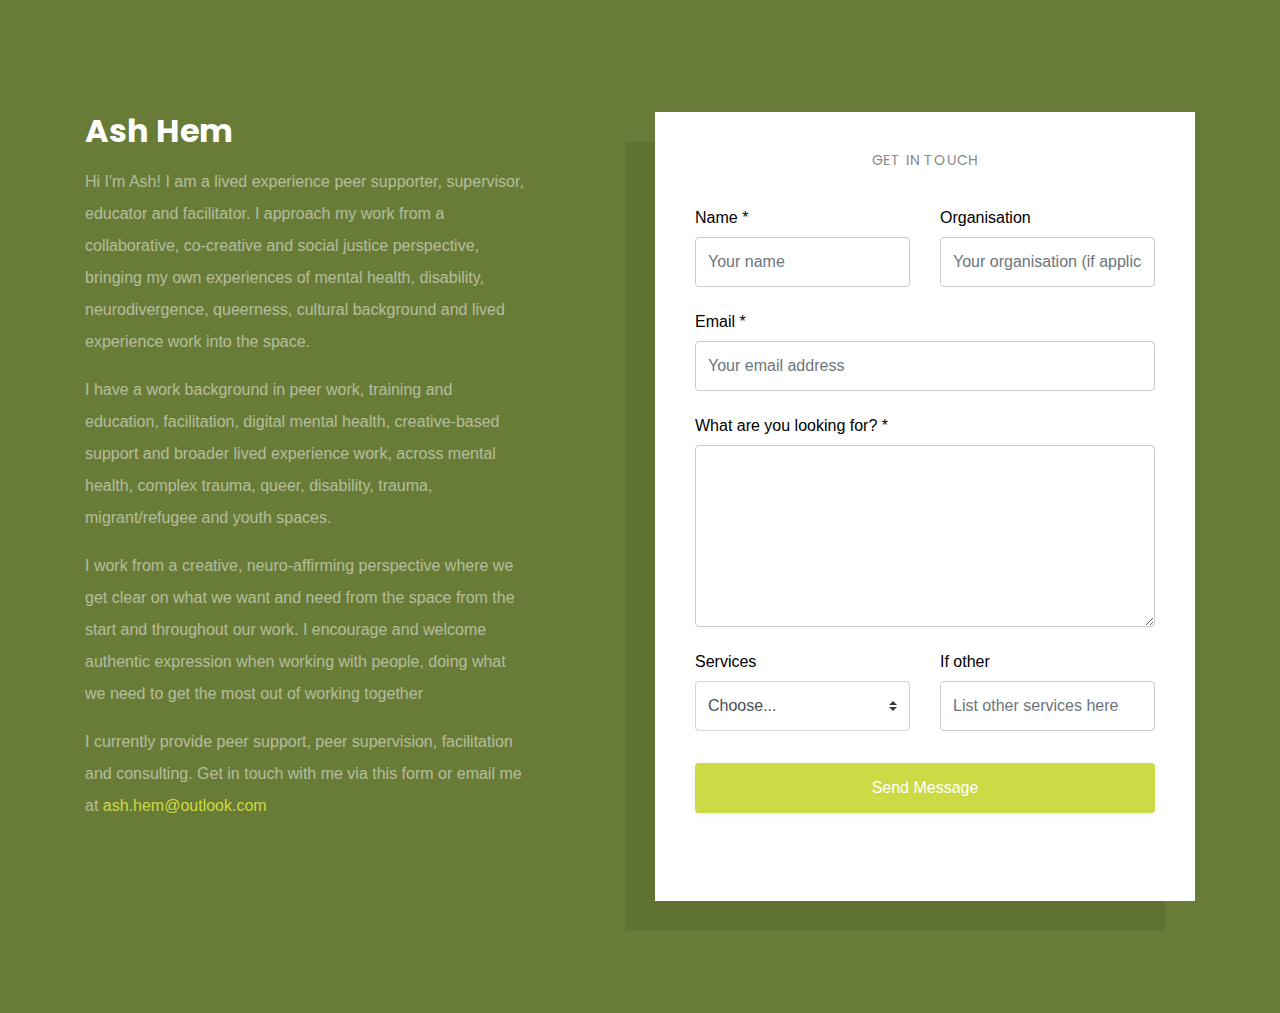
<file: index.html>
<!doctype html>
<html lang="en">
  <head>
    <!-- Required meta tags -->
    <meta charset="utf-8">
    <meta name="viewport" content="width=device-width, initial-scale=1, shrink-to-fit=no">
    <link href="https://fonts.googleapis.com/css?family=Poppins:300,400,500,700,900&display=swap" rel="stylesheet">

    <link rel="stylesheet" href="fonts/icomoon/style.css">


    <!-- Bootstrap CSS -->
    <link rel="stylesheet" href="css/bootstrap.min.css">
    
    <!-- Style -->
    <link rel="stylesheet" href="css/style.css">

    <title>ASH HEM</title>
  </head>
  <body>
  

  <div class="content">
    
    <div class="container">
      <div class="row">
        <div class="col-md-5 mr-auto">
          <h3 class="mb-3">Ash Hem</h3>
          <p>Hi I'm Ash! I am a lived experience peer supporter, supervisor, educator and facilitator. I approach my work from a collaborative, co-creative and social justice perspective, bringing my own experiences of mental health, disability, neurodivergence, queerness, cultural background and lived experience work into the space.</p>
          <p>I have a work background in peer work, training and education, facilitation, digital mental health, creative-based support and broader lived experience work, across mental health, complex trauma, queer, disability, trauma, migrant/refugee and youth spaces.</p>
          <p>I work from a creative, neuro-affirming perspective where we get clear on what we want and need from the space from the start and throughout our work. I encourage and welcome authentic expression when working with people, doing what we need to get the most out of working together<p>
          <p>I currently provide peer support, peer supervision, facilitation and consulting. Get in touch with me via this form or email me at <a href="#" class="text-link">ash.hem@outlook.com</a></p>
          
        </div>

        <div class="col-md-6">
          <div class="box">
            <h3 class="heading">Get in touch</h3>
            <form class="mb-5" 
                  action="https://formspree.io/f/xojnnlqo"
                  method="POST">
              <div class="row">
                
                <div class="col-md-6 form-group">
                  <label for="name" class="col-form-label">Name *</label>
                  <input type="text" class="form-control" name="name" id="name" placeholder="Your name">
                </div>
                <div class="col-md-6 form-group">
                  <label for="name" class="col-form-label">Organisation</label>
                  <input type="text" class="form-control" name="organization" id="organization" placeholder="Your organisation (if applicable)">
                </div>
              </div>
              <div class="row">
                <div class="col-md-12 form-group">
                  <label for="email" class="col-form-label">Email *</label>
                  <input type="text" class="form-control" name="email" id="email" placeholder="Your email address">
                </div>
              </div>

              <div class="row">
                <div class="col-md-12 form-group">
                  <label for="message" class="col-form-label">What are you looking for? *</label>
                  <textarea class="form-control" name="message" id="message" cols="30" rows="7"></textarea>
                </div>
              </div>
              <div class="row mb-3">
                <div class="col-md-6 form-group">
                  <label for="budget" class="col-form-label">Services</label>
                  <select class="custom-select" id="budget" name="budget">
    <option selected>Choose...</option>
    <option value="$1000 below">Peer Support</option>
    <option value="$2,000 - $5,000">Peer Supervision</option>
    <option value="$5,000 - $15,000">Lived Experience Consulting</option>
    <option value="$15,000 - $25,000">Public Engagement</option>
    <option value="$25,000 >">Other (please describe)</option>
  </select>
                </div>
                <div class="col-md-6 form-group">
                  <label for="message" class="col-form-label">If other</label>
                  <input type="text" class="form-control" name="date" id="date" placeholder="List other services here">

               
                </div>
              </div>

              <div class="row">
                <div class="col-md-12">
                  <input type="submit" value="Send Message" class="btn btn-block btn-primary rounded-0 py-2 px-4">
                  <span class="submitting"></span>
                </div>
              </div>
            </form>

            <div id="form-message-warning mt-4"></div> 
            <div id="form-message-success">
              Your message was sent, thank you!
            </div>
          </div>
        </div>
      </div>
  </div>
    
    

    <script src="js/jquery-3.3.1.min.js"></script>
    <script src="js/popper.min.js"></script>
    <script src="js/bootstrap.min.js"></script>
    <script src="js/jquery.validate.min.js"></script>
    <script src="js/main.js"></script>

  </body>
</html>
</file>
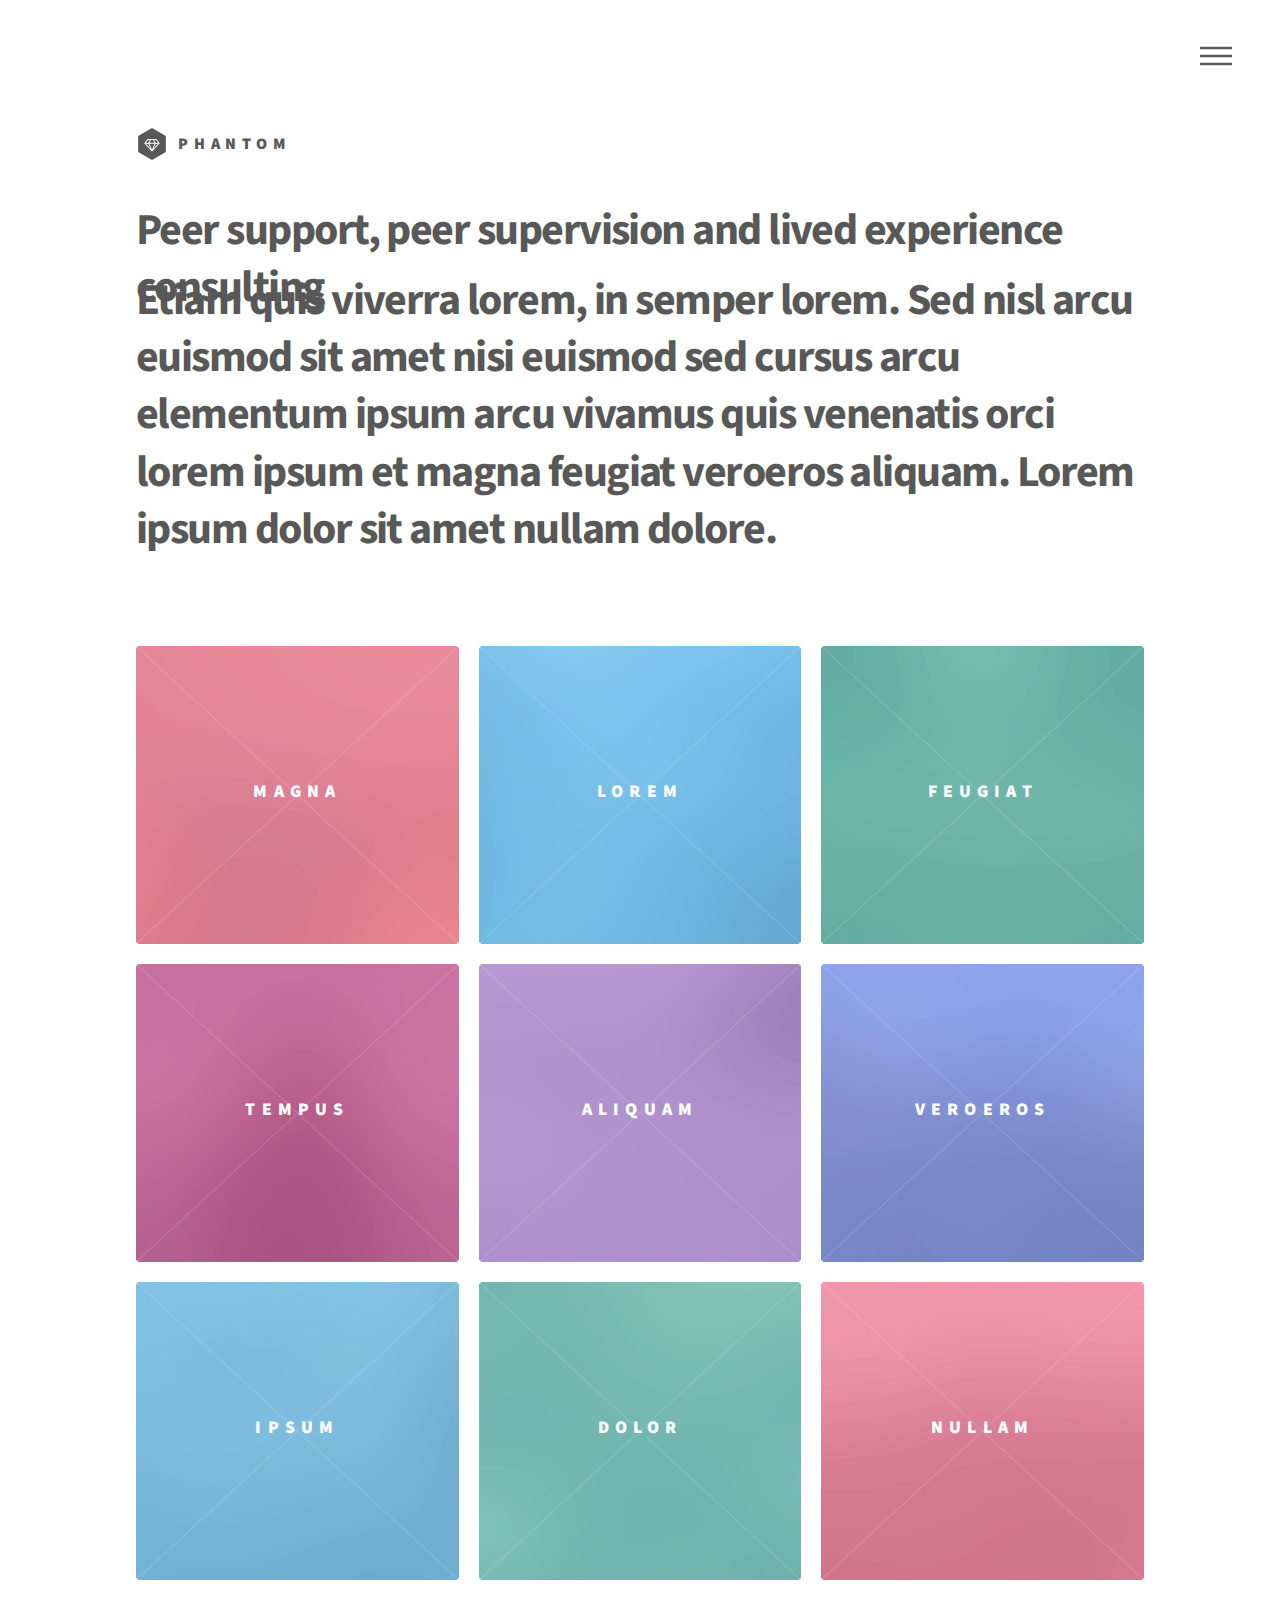
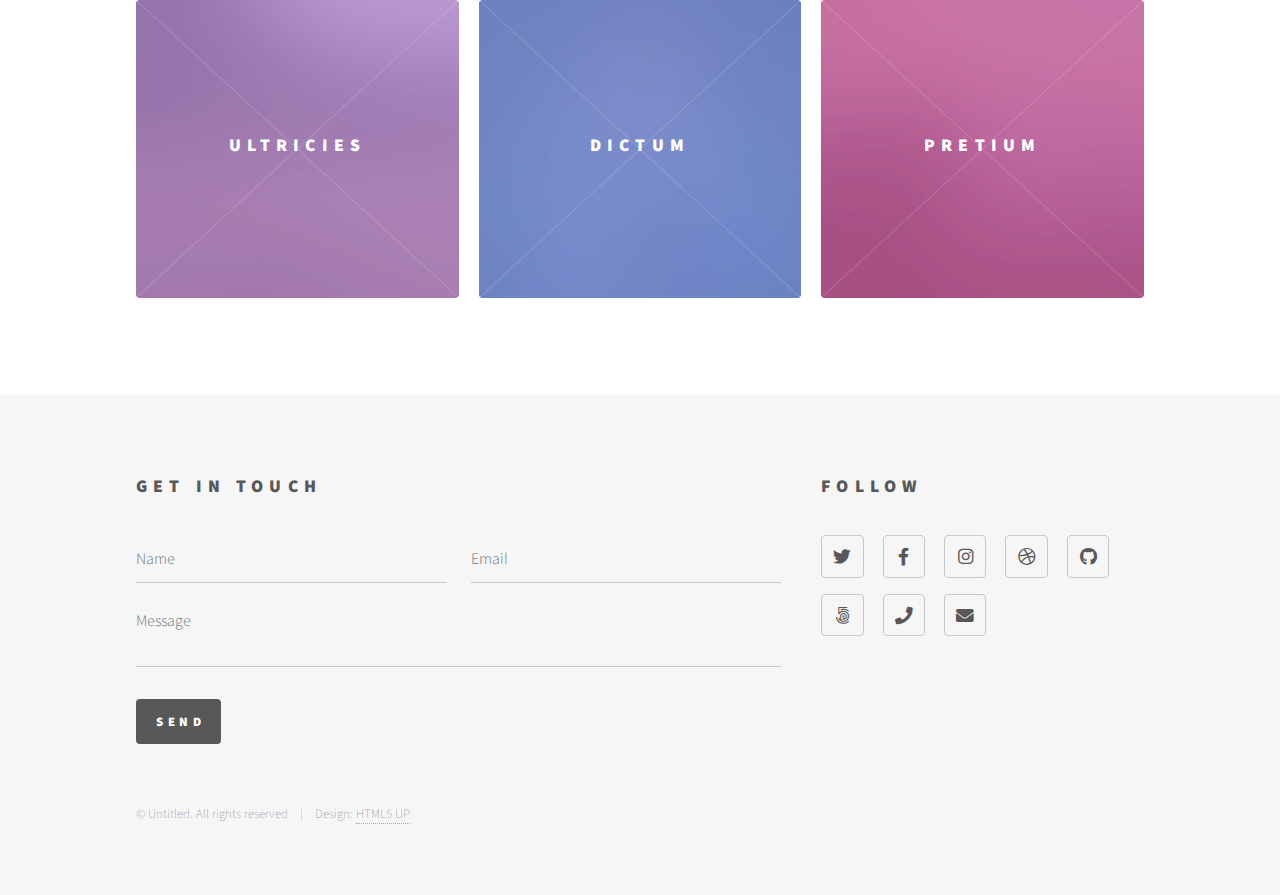
<file: homepage.html>
<html>
	<head>
		<title>Ash Hem</title>
		<meta charset="utf-8" />
		<meta name="viewport" content="width=device-width, initial-scale=1, user-scalable=no" />
		<link rel="stylesheet" href="assets/css/main.css" />
		<noscript><link rel="stylesheet" href="assets/css/noscript.css" /></noscript>
	</head>
	<body class="is-preload">
		<!-- Wrapper -->
			<div id="wrapper">

				<!-- Header -->
					<header id="header">
						<div class="inner">

							<!-- Logo -->
								<a href="index.html" class="logo">
									<span class="symbol"><img src="images/logo.svg" alt="" /></span><span class="title">Phantom</span>
								</a>

							<!-- Nav -->
								<nav>
									<ul>
										<li><a href="#menu">Menu</a></li>
									</ul>
								</nav>

						</div>
					</header>

				<!-- Menu -->
					<nav id="menu">
						<h2>Menu</h2>
						<ul>
							<li><a href="index.html">Home</a></li>
							<li><a href="generic.html">Ipsum veroeros</a></li>
							<li><a href="generic.html">Tempus etiam</a></li>
							<li><a href="generic.html">Consequat dolor</a></li>
							<li><a href="elements.html">Elements</a></li>
						</ul>
					</nav>

				<!-- Main -->
					<div id="main">
						<div class="inner">
							<header>
								<h1>Peer support, peer supervision and lived experience consulting<br />
								<p>Etiam quis viverra lorem, in semper lorem. Sed nisl arcu euismod sit amet nisi euismod sed cursus arcu elementum ipsum arcu vivamus quis venenatis orci lorem ipsum et magna feugiat veroeros aliquam. Lorem ipsum dolor sit amet nullam dolore.</p>
							</header>
							<section class="tiles">
								<article class="style1">
									<span class="image">
										<img src="images/pic01.jpg" alt="" />
									</span>
									<a href="generic.html">
										<h2>Magna</h2>
										<div class="content">
											<p>Sed nisl arcu euismod sit amet nisi lorem etiam dolor veroeros et feugiat.</p>
										</div>
									</a>
								</article>
								<article class="style2">
									<span class="image">
										<img src="images/pic02.jpg" alt="" />
									</span>
									<a href="generic.html">
										<h2>Lorem</h2>
										<div class="content">
											<p>Sed nisl arcu euismod sit amet nisi lorem etiam dolor veroeros et feugiat.</p>
										</div>
									</a>
								</article>
								<article class="style3">
									<span class="image">
										<img src="images/pic03.jpg" alt="" />
									</span>
									<a href="generic.html">
										<h2>Feugiat</h2>
										<div class="content">
											<p>Sed nisl arcu euismod sit amet nisi lorem etiam dolor veroeros et feugiat.</p>
										</div>
									</a>
								</article>
								<article class="style4">
									<span class="image">
										<img src="images/pic04.jpg" alt="" />
									</span>
									<a href="generic.html">
										<h2>Tempus</h2>
										<div class="content">
											<p>Sed nisl arcu euismod sit amet nisi lorem etiam dolor veroeros et feugiat.</p>
										</div>
									</a>
								</article>
								<article class="style5">
									<span class="image">
										<img src="images/pic05.jpg" alt="" />
									</span>
									<a href="generic.html">
										<h2>Aliquam</h2>
										<div class="content">
											<p>Sed nisl arcu euismod sit amet nisi lorem etiam dolor veroeros et feugiat.</p>
										</div>
									</a>
								</article>
								<article class="style6">
									<span class="image">
										<img src="images/pic06.jpg" alt="" />
									</span>
									<a href="generic.html">
										<h2>Veroeros</h2>
										<div class="content">
											<p>Sed nisl arcu euismod sit amet nisi lorem etiam dolor veroeros et feugiat.</p>
										</div>
									</a>
								</article>
								<article class="style2">
									<span class="image">
										<img src="images/pic07.jpg" alt="" />
									</span>
									<a href="generic.html">
										<h2>Ipsum</h2>
										<div class="content">
											<p>Sed nisl arcu euismod sit amet nisi lorem etiam dolor veroeros et feugiat.</p>
										</div>
									</a>
								</article>
								<article class="style3">
									<span class="image">
										<img src="images/pic08.jpg" alt="" />
									</span>
									<a href="generic.html">
										<h2>Dolor</h2>
										<div class="content">
											<p>Sed nisl arcu euismod sit amet nisi lorem etiam dolor veroeros et feugiat.</p>
										</div>
									</a>
								</article>
								<article class="style1">
									<span class="image">
										<img src="images/pic09.jpg" alt="" />
									</span>
									<a href="generic.html">
										<h2>Nullam</h2>
										<div class="content">
											<p>Sed nisl arcu euismod sit amet nisi lorem etiam dolor veroeros et feugiat.</p>
										</div>
									</a>
								</article>
								<article class="style5">
									<span class="image">
										<img src="images/pic10.jpg" alt="" />
									</span>
									<a href="generic.html">
										<h2>Ultricies</h2>
										<div class="content">
											<p>Sed nisl arcu euismod sit amet nisi lorem etiam dolor veroeros et feugiat.</p>
										</div>
									</a>
								</article>
								<article class="style6">
									<span class="image">
										<img src="images/pic11.jpg" alt="" />
									</span>
									<a href="generic.html">
										<h2>Dictum</h2>
										<div class="content">
											<p>Sed nisl arcu euismod sit amet nisi lorem etiam dolor veroeros et feugiat.</p>
										</div>
									</a>
								</article>
								<article class="style4">
									<span class="image">
										<img src="images/pic12.jpg" alt="" />
									</span>
									<a href="generic.html">
										<h2>Pretium</h2>
										<div class="content">
											<p>Sed nisl arcu euismod sit amet nisi lorem etiam dolor veroeros et feugiat.</p>
										</div>
									</a>
								</article>
							</section>
						</div>
					</div>

				<!-- Footer -->
					<footer id="footer">
						<div class="inner">
							<section>
								<h2>Get in touch</h2>
								<form method="post" action="#">
									<div class="fields">
										<div class="field half">
											<input type="text" name="name" id="name" placeholder="Name" />
										</div>
										<div class="field half">
											<input type="email" name="email" id="email" placeholder="Email" />
										</div>
										<div class="field">
											<textarea name="message" id="message" placeholder="Message"></textarea>
										</div>
									</div>
									<ul class="actions">
										<li><input type="submit" value="Send" class="primary" /></li>
									</ul>
								</form>
							</section>
							<section>
								<h2>Follow</h2>
								<ul class="icons">
									<li><a href="#" class="icon brands style2 fa-twitter"><span class="label">Twitter</span></a></li>
									<li><a href="#" class="icon brands style2 fa-facebook-f"><span class="label">Facebook</span></a></li>
									<li><a href="#" class="icon brands style2 fa-instagram"><span class="label">Instagram</span></a></li>
									<li><a href="#" class="icon brands style2 fa-dribbble"><span class="label">Dribbble</span></a></li>
									<li><a href="#" class="icon brands style2 fa-github"><span class="label">GitHub</span></a></li>
									<li><a href="#" class="icon brands style2 fa-500px"><span class="label">500px</span></a></li>
									<li><a href="#" class="icon solid style2 fa-phone"><span class="label">Phone</span></a></li>
									<li><a href="#" class="icon solid style2 fa-envelope"><span class="label">Email</span></a></li>
								</ul>
							</section>
							<ul class="copyright">
								<li>&copy; Untitled. All rights reserved</li><li>Design: <a href="http://html5up.net">HTML5 UP</a></li>
							</ul>
						</div>
					</footer>

			</div>

		<!-- Scripts -->
			<script src="assets/js/jquery.min.js"></script>
			<script src="assets/js/browser.min.js"></script>
			<script src="assets/js/breakpoints.min.js"></script>
			<script src="assets/js/util.js"></script>
			<script src="assets/js/main.js"></script>

	</body>
</html>
</file>
<file: fonts/icomoon/style.css>
@font-face {
  font-family: 'icomoon';
  src:  url('fonts/icomoon.eot?10si43');
  src:  url('fonts/icomoon.eot?10si43#iefix') format('embedded-opentype'),
    url('fonts/icomoon.ttf?10si43') format('truetype'),
    url('fonts/icomoon.woff?10si43') format('woff'),
    url('fonts/icomoon.svg?10si43#icomoon') format('svg');
  font-weight: normal;
  font-style: normal;
}

[class^="icon-"], [class*=" icon-"] {
  /* use !important to prevent issues with browser extensions that change fonts */
  font-family: 'icomoon' !important;
  speak: none;
  font-style: normal;
  font-weight: normal;
  font-variant: normal;
  text-transform: none;
  line-height: 1;

  /* Better Font Rendering =========== */
  -webkit-font-smoothing: antialiased;
  -moz-osx-font-smoothing: grayscale;
}

.icon-asterisk:before {
  content: "\f069";
}
.icon-plus:before {
  content: "\f067";
}
.icon-question:before {
  content: "\f128";
}
.icon-minus:before {
  content: "\f068";
}
.icon-glass:before {
  content: "\f000";
}
.icon-music:before {
  content: "\f001";
}
.icon-search:before {
  content: "\f002";
}
.icon-envelope-o:before {
  content: "\f003";
}
.icon-heart:before {
  content: "\f004";
}
.icon-star:before {
  content: "\f005";
}
.icon-star-o:before {
  content: "\f006";
}
.icon-user:before {
  content: "\f007";
}
.icon-film:before {
  content: "\f008";
}
.icon-th-large:before {
  content: "\f009";
}
.icon-th:before {
  content: "\f00a";
}
.icon-th-list:before {
  content: "\f00b";
}
.icon-check:before {
  content: "\f00c";
}
.icon-close:before {
  content: "\f00d";
}
.icon-remove:before {
  content: "\f00d";
}
.icon-times:before {
  content: "\f00d";
}
.icon-search-plus:before {
  content: "\f00e";
}
.icon-search-minus:before {
  content: "\f010";
}
.icon-power-off:before {
  content: "\f011";
}
.icon-signal:before {
  content: "\f012";
}
.icon-cog:before {
  content: "\f013";
}
.icon-gear:before {
  content: "\f013";
}
.icon-trash-o:before {
  content: "\f014";
}
.icon-home:before {
  content: "\f015";
}
.icon-file-o:before {
  content: "\f016";
}
.icon-clock-o:before {
  content: "\f017";
}
.icon-road:before {
  content: "\f018";
}
.icon-download:before {
  content: "\f019";
}
.icon-arrow-circle-o-down:before {
  content: "\f01a";
}
.icon-arrow-circle-o-up:before {
  content: "\f01b";
}
.icon-inbox:before {
  content: "\f01c";
}
.icon-play-circle-o:before {
  content: "\f01d";
}
.icon-repeat:before {
  content: "\f01e";
}
.icon-rotate-right:before {
  content: "\f01e";
}
.icon-refresh:before {
  content: "\f021";
}
.icon-list-alt:before {
  content: "\f022";
}
.icon-lock:before {
  content: "\f023";
}
.icon-flag:before {
  content: "\f024";
}
.icon-headphones:before {
  content: "\f025";
}
.icon-volume-off:before {
  content: "\f026";
}
.icon-volume-down:before {
  content: "\f027";
}
.icon-volume-up:before {
  content: "\f028";
}
.icon-qrcode:before {
  content: "\f029";
}
.icon-barcode:before {
  content: "\f02a";
}
.icon-tag:before {
  content: "\f02b";
}
.icon-tags:before {
  content: "\f02c";
}
.icon-book:before {
  content: "\f02d";
}
.icon-bookmark:before {
  content: "\f02e";
}
.icon-print:before {
  content: "\f02f";
}
.icon-camera:before {
  content: "\f030";
}
.icon-font:before {
  content: "\f031";
}
.icon-bold:before {
  content: "\f032";
}
.icon-italic:before {
  content: "\f033";
}
.icon-text-height:before {
  content: "\f034";
}
.icon-text-width:before {
  content: "\f035";
}
.icon-align-left:before {
  content: "\f036";
}
.icon-align-center:before {
  content: "\f037";
}
.icon-align-right:before {
  content: "\f038";
}
.icon-align-justify:before {
  content: "\f039";
}
.icon-list:before {
  content: "\f03a";
}
.icon-dedent:before {
  content: "\f03b";
}
.icon-outdent:before {
  content: "\f03b";
}
.icon-indent:before {
  content: "\f03c";
}
.icon-video-camera:before {
  content: "\f03d";
}
.icon-image:before {
  content: "\f03e";
}
.icon-photo:before {
  content: "\f03e";
}
.icon-picture-o:before {
  content: "\f03e";
}
.icon-pencil:before {
  content: "\f040";
}
.icon-map-marker:before {
  content: "\f041";
}
.icon-adjust:before {
  content: "\f042";
}
.icon-tint:before {
  content: "\f043";
}
.icon-edit:before {
  content: "\f044";
}
.icon-pencil-square-o:before {
  content: "\f044";
}
.icon-share-square-o:before {
  content: "\f045";
}
.icon-check-square-o:before {
  content: "\f046";
}
.icon-arrows:before {
  content: "\f047";
}
.icon-step-backward:before {
  content: "\f048";
}
.icon-fast-backward:before {
  content: "\f049";
}
.icon-backward:before {
  content: "\f04a";
}
.icon-play:before {
  content: "\f04b";
}
.icon-pause:before {
  content: "\f04c";
}
.icon-stop:before {
  content: "\f04d";
}
.icon-forward:before {
  content: "\f04e";
}
.icon-fast-forward:before {
  content: "\f050";
}
.icon-step-forward:before {
  content: "\f051";
}
.icon-eject:before {
  content: "\f052";
}
.icon-chevron-left:before {
  content: "\f053";
}
.icon-chevron-right:before {
  content: "\f054";
}
.icon-plus-circle:before {
  content: "\f055";
}
.icon-minus-circle:before {
  content: "\f056";
}
.icon-times-circle:before {
  content: "\f057";
}
.icon-check-circle:before {
  content: "\f058";
}
.icon-question-circle:before {
  content: "\f059";
}
.icon-info-circle:before {
  content: "\f05a";
}
.icon-crosshairs:before {
  content: "\f05b";
}
.icon-times-circle-o:before {
  content: "\f05c";
}
.icon-check-circle-o:before {
  content: "\f05d";
}
.icon-ban:before {
  content: "\f05e";
}
.icon-arrow-left:before {
  content: "\f060";
}
.icon-arrow-right:before {
  content: "\f061";
}
.icon-arrow-up:before {
  content: "\f062";
}
.icon-arrow-down:before {
  content: "\f063";
}
.icon-mail-forward:before {
  content: "\f064";
}
.icon-share:before {
  content: "\f064";
}
.icon-expand:before {
  content: "\f065";
}
.icon-compress:before {
  content: "\f066";
}
.icon-exclamation-circle:before {
  content: "\f06a";
}
.icon-gift:before {
  content: "\f06b";
}
.icon-leaf:before {
  content: "\f06c";
}
.icon-fire:before {
  content: "\f06d";
}
.icon-eye:before {
  content: "\f06e";
}
.icon-eye-slash:before {
  content: "\f070";
}
.icon-exclamation-triangle:before {
  content: "\f071";
}
.icon-warning:before {
  content: "\f071";
}
.icon-plane:before {
  content: "\f072";
}
.icon-calendar:before {
  content: "\f073";
}
.icon-random:before {
  content: "\f074";
}
.icon-comment:before {
  content: "\f075";
}
.icon-magnet:before {
  content: "\f076";
}
.icon-chevron-up:before {
  content: "\f077";
}
.icon-chevron-down:before {
  content: "\f078";
}
.icon-retweet:before {
  content: "\f079";
}
.icon-shopping-cart:before {
  content: "\f07a";
}
.icon-folder:before {
  content: "\f07b";
}
.icon-folder-open:before {
  content: "\f07c";
}
.icon-arrows-v:before {
  content: "\f07d";
}
.icon-arrows-h:before {
  content: "\f07e";
}
.icon-bar-chart:before {
  content: "\f080";
}
.icon-bar-chart-o:before {
  content: "\f080";
}
.icon-twitter-square:before {
  content: "\f081";
}
.icon-facebook-square:before {
  content: "\f082";
}
.icon-camera-retro:before {
  content: "\f083";
}
.icon-key:before {
  content: "\f084";
}
.icon-cogs:before {
  content: "\f085";
}
.icon-gears:before {
  content: "\f085";
}
.icon-comments:before {
  content: "\f086";
}
.icon-thumbs-o-up:before {
  content: "\f087";
}
.icon-thumbs-o-down:before {
  content: "\f088";
}
.icon-star-half:before {
  content: "\f089";
}
.icon-heart-o:before {
  content: "\f08a";
}
.icon-sign-out:before {
  content: "\f08b";
}
.icon-linkedin-square:before {
  content: "\f08c";
}
.icon-thumb-tack:before {
  content: "\f08d";
}
.icon-external-link:before {
  content: "\f08e";
}
.icon-sign-in:before {
  content: "\f090";
}
.icon-trophy:before {
  content: "\f091";
}
.icon-github-square:before {
  content: "\f092";
}
.icon-upload:before {
  content: "\f093";
}
.icon-lemon-o:before {
  content: "\f094";
}
.icon-phone:before {
  content: "\f095";
}
.icon-square-o:before {
  content: "\f096";
}
.icon-bookmark-o:before {
  content: "\f097";
}
.icon-phone-square:before {
  content: "\f098";
}
.icon-twitter:before {
  content: "\f099";
}
.icon-facebook:before {
  content: "\f09a";
}
.icon-facebook-f:before {
  content: "\f09a";
}
.icon-github:before {
  content: "\f09b";
}
.icon-unlock:before {
  content: "\f09c";
}
.icon-credit-card:before {
  content: "\f09d";
}
.icon-feed:before {
  content: "\f09e";
}
.icon-rss:before {
  content: "\f09e";
}
.icon-hdd-o:before {
  content: "\f0a0";
}
.icon-bullhorn:before {
  content: "\f0a1";
}
.icon-bell-o:before {
  content: "\f0a2";
}
.icon-certificate:before {
  content: "\f0a3";
}
.icon-hand-o-right:before {
  content: "\f0a4";
}
.icon-hand-o-left:before {
  content: "\f0a5";
}
.icon-hand-o-up:before {
  content: "\f0a6";
}
.icon-hand-o-down:before {
  content: "\f0a7";
}
.icon-arrow-circle-left:before {
  content: "\f0a8";
}
.icon-arrow-circle-right:before {
  content: "\f0a9";
}
.icon-arrow-circle-up:before {
  content: "\f0aa";
}
.icon-arrow-circle-down:before {
  content: "\f0ab";
}
.icon-globe:before {
  content: "\f0ac";
}
.icon-wrench:before {
  content: "\f0ad";
}
.icon-tasks:before {
  content: "\f0ae";
}
.icon-filter:before {
  content: "\f0b0";
}
.icon-briefcase:before {
  content: "\f0b1";
}
.icon-arrows-alt:before {
  content: "\f0b2";
}
.icon-group:before {
  content: "\f0c0";
}
.icon-users:before {
  content: "\f0c0";
}
.icon-chain:before {
  content: "\f0c1";
}
.icon-link:before {
  content: "\f0c1";
}
.icon-cloud:before {
  content: "\f0c2";
}
.icon-flask:before {
  content: "\f0c3";
}
.icon-cut:before {
  content: "\f0c4";
}
.icon-scissors:before {
  content: "\f0c4";
}
.icon-copy:before {
  content: "\f0c5";
}
.icon-files-o:before {
  content: "\f0c5";
}
.icon-paperclip:before {
  content: "\f0c6";
}
.icon-floppy-o:before {
  content: "\f0c7";
}
.icon-save:before {
  content: "\f0c7";
}
.icon-square:before {
  content: "\f0c8";
}
.icon-bars:before {
  content: "\f0c9";
}
.icon-navicon:before {
  content: "\f0c9";
}
.icon-reorder:before {
  content: "\f0c9";
}
.icon-list-ul:before {
  content: "\f0ca";
}
.icon-list-ol:before {
  content: "\f0cb";
}
.icon-strikethrough:before {
  content: "\f0cc";
}
.icon-underline:before {
  content: "\f0cd";
}
.icon-table:before {
  content: "\f0ce";
}
.icon-magic:before {
  content: "\f0d0";
}
.icon-truck:before {
  content: "\f0d1";
}
.icon-pinterest:before {
  content: "\f0d2";
}
.icon-pinterest-square:before {
  content: "\f0d3";
}
.icon-google-plus-square:before {
  content: "\f0d4";
}
.icon-google-plus:before {
  content: "\f0d5";
}
.icon-money:before {
  content: "\f0d6";
}
.icon-caret-down:before {
  content: "\f0d7";
}
.icon-caret-up:before {
  content: "\f0d8";
}
.icon-caret-left:before {
  content: "\f0d9";
}
.icon-caret-right:before {
  content: "\f0da";
}
.icon-columns:before {
  content: "\f0db";
}
.icon-sort:before {
  content: "\f0dc";
}
.icon-unsorted:before {
  content: "\f0dc";
}
.icon-sort-desc:before {
  content: "\f0dd";
}
.icon-sort-down:before {
  content: "\f0dd";
}
.icon-sort-asc:before {
  content: "\f0de";
}
.icon-sort-up:before {
  content: "\f0de";
}
.icon-envelope:before {
  content: "\f0e0";
}
.icon-linkedin:before {
  content: "\f0e1";
}
.icon-rotate-left:before {
  content: "\f0e2";
}
.icon-undo:before {
  content: "\f0e2";
}
.icon-gavel:before {
  content: "\f0e3";
}
.icon-legal:before {
  content: "\f0e3";
}
.icon-dashboard:before {
  content: "\f0e4";
}
.icon-tachometer:before {
  content: "\f0e4";
}
.icon-comment-o:before {
  content: "\f0e5";
}
.icon-comments-o:before {
  content: "\f0e6";
}
.icon-bolt:before {
  content: "\f0e7";
}
.icon-flash:before {
  content: "\f0e7";
}
.icon-sitemap:before {
  content: "\f0e8";
}
.icon-umbrella:before {
  content: "\f0e9";
}
.icon-clipboard:before {
  content: "\f0ea";
}
.icon-paste:before {
  content: "\f0ea";
}
.icon-lightbulb-o:before {
  content: "\f0eb";
}
.icon-exchange:before {
  content: "\f0ec";
}
.icon-cloud-download:before {
  content: "\f0ed";
}
.icon-cloud-upload:before {
  content: "\f0ee";
}
.icon-user-md:before {
  content: "\f0f0";
}
.icon-stethoscope:before {
  content: "\f0f1";
}
.icon-suitcase:before {
  content: "\f0f2";
}
.icon-bell:before {
  content: "\f0f3";
}
.icon-coffee:before {
  content: "\f0f4";
}
.icon-cutlery:before {
  content: "\f0f5";
}
.icon-file-text-o:before {
  content: "\f0f6";
}
.icon-building-o:before {
  content: "\f0f7";
}
.icon-hospital-o:before {
  content: "\f0f8";
}
.icon-ambulance:before {
  content: "\f0f9";
}
.icon-medkit:before {
  content: "\f0fa";
}
.icon-fighter-jet:before {
  content: "\f0fb";
}
.icon-beer:before {
  content: "\f0fc";
}
.icon-h-square:before {
  content: "\f0fd";
}
.icon-plus-square:before {
  content: "\f0fe";
}
.icon-angle-double-left:before {
  content: "\f100";
}
.icon-angle-double-right:before {
  content: "\f101";
}
.icon-angle-double-up:before {
  content: "\f102";
}
.icon-angle-double-down:before {
  content: "\f103";
}
.icon-angle-left:before {
  content: "\f104";
}
.icon-angle-right:before {
  content: "\f105";
}
.icon-angle-up:before {
  content: "\f106";
}
.icon-angle-down:before {
  content: "\f107";
}
.icon-desktop:before {
  content: "\f108";
}
.icon-laptop:before {
  content: "\f109";
}
.icon-tablet:before {
  content: "\f10a";
}
.icon-mobile:before {
  content: "\f10b";
}
.icon-mobile-phone:before {
  content: "\f10b";
}
.icon-circle-o:before {
  content: "\f10c";
}
.icon-quote-left:before {
  content: "\f10d";
}
.icon-quote-right:before {
  content: "\f10e";
}
.icon-spinner:before {
  content: "\f110";
}
.icon-circle:before {
  content: "\f111";
}
.icon-mail-reply:before {
  content: "\f112";
}
.icon-reply:before {
  content: "\f112";
}
.icon-github-alt:before {
  content: "\f113";
}
.icon-folder-o:before {
  content: "\f114";
}
.icon-folder-open-o:before {
  content: "\f115";
}
.icon-smile-o:before {
  content: "\f118";
}
.icon-frown-o:before {
  content: "\f119";
}
.icon-meh-o:before {
  content: "\f11a";
}
.icon-gamepad:before {
  content: "\f11b";
}
.icon-keyboard-o:before {
  content: "\f11c";
}
.icon-flag-o:before {
  content: "\f11d";
}
.icon-flag-checkered:before {
  content: "\f11e";
}
.icon-terminal:before {
  content: "\f120";
}
.icon-code:before {
  content: "\f121";
}
.icon-mail-reply-all:before {
  content: "\f122";
}
.icon-reply-all:before {
  content: "\f122";
}
.icon-star-half-empty:before {
  content: "\f123";
}
.icon-star-half-full:before {
  content: "\f123";
}
.icon-star-half-o:before {
  content: "\f123";
}
.icon-location-arrow:before {
  content: "\f124";
}
.icon-crop:before {
  content: "\f125";
}
.icon-code-fork:before {
  content: "\f126";
}
.icon-chain-broken:before {
  content: "\f127";
}
.icon-unlink:before {
  content: "\f127";
}
.icon-info:before {
  content: "\f129";
}
.icon-exclamation:before {
  content: "\f12a";
}
.icon-superscript:before {
  content: "\f12b";
}
.icon-subscript:before {
  content: "\f12c";
}
.icon-eraser:before {
  content: "\f12d";
}
.icon-puzzle-piece:before {
  content: "\f12e";
}
.icon-microphone:before {
  content: "\f130";
}
.icon-microphone-slash:before {
  content: "\f131";
}
.icon-shield:before {
  content: "\f132";
}
.icon-calendar-o:before {
  content: "\f133";
}
.icon-fire-extinguisher:before {
  content: "\f134";
}
.icon-rocket:before {
  content: "\f135";
}
.icon-maxcdn:before {
  content: "\f136";
}
.icon-chevron-circle-left:before {
  content: "\f137";
}
.icon-chevron-circle-right:before {
  content: "\f138";
}
.icon-chevron-circle-up:before {
  content: "\f139";
}
.icon-chevron-circle-down:before {
  content: "\f13a";
}
.icon-html5:before {
  content: "\f13b";
}
.icon-css3:before {
  content: "\f13c";
}
.icon-anchor:before {
  content: "\f13d";
}
.icon-unlock-alt:before {
  content: "\f13e";
}
.icon-bullseye:before {
  content: "\f140";
}
.icon-ellipsis-h:before {
  content: "\f141";
}
.icon-ellipsis-v:before {
  content: "\f142";
}
.icon-rss-square:before {
  content: "\f143";
}
.icon-play-circle:before {
  content: "\f144";
}
.icon-ticket:before {
  content: "\f145";
}
.icon-minus-square:before {
  content: "\f146";
}
.icon-minus-square-o:before {
  content: "\f147";
}
.icon-level-up:before {
  content: "\f148";
}
.icon-level-down:before {
  content: "\f149";
}
.icon-check-square:before {
  content: "\f14a";
}
.icon-pencil-square:before {
  content: "\f14b";
}
.icon-external-link-square:before {
  content: "\f14c";
}
.icon-share-square:before {
  content: "\f14d";
}
.icon-compass:before {
  content: "\f14e";
}
.icon-caret-square-o-down:before {
  content: "\f150";
}
.icon-toggle-down:before {
  content: "\f150";
}
.icon-caret-square-o-up:before {
  content: "\f151";
}
.icon-toggle-up:before {
  content: "\f151";
}
.icon-caret-square-o-right:before {
  content: "\f152";
}
.icon-toggle-right:before {
  content: "\f152";
}
.icon-eur:before {
  content: "\f153";
}
.icon-euro:before {
  content: "\f153";
}
.icon-gbp:before {
  content: "\f154";
}
.icon-dollar:before {
  content: "\f155";
}
.icon-usd:before {
  content: "\f155";
}
.icon-inr:before {
  content: "\f156";
}
.icon-rupee:before {
  content: "\f156";
}
.icon-cny:before {
  content: "\f157";
}
.icon-jpy:before {
  content: "\f157";
}
.icon-rmb:before {
  content: "\f157";
}
.icon-yen:before {
  content: "\f157";
}
.icon-rouble:before {
  content: "\f158";
}
.icon-rub:before {
  content: "\f158";
}
.icon-ruble:before {
  content: "\f158";
}
.icon-krw:before {
  content: "\f159";
}
.icon-won:before {
  content: "\f159";
}
.icon-bitcoin:before {
  content: "\f15a";
}
.icon-btc:before {
  content: "\f15a";
}
.icon-file:before {
  content: "\f15b";
}
.icon-file-text:before {
  content: "\f15c";
}
.icon-sort-alpha-asc:before {
  content: "\f15d";
}
.icon-sort-alpha-desc:before {
  content: "\f15e";
}
.icon-sort-amount-asc:before {
  content: "\f160";
}
.icon-sort-amount-desc:before {
  content: "\f161";
}
.icon-sort-numeric-asc:before {
  content: "\f162";
}
.icon-sort-numeric-desc:before {
  content: "\f163";
}
.icon-thumbs-up:before {
  content: "\f164";
}
.icon-thumbs-down:before {
  content: "\f165";
}
.icon-youtube-square:before {
  content: "\f166";
}
.icon-youtube:before {
  content: "\f167";
}
.icon-xing:before {
  content: "\f168";
}
.icon-xing-square:before {
  content: "\f169";
}
.icon-youtube-play:before {
  content: "\f16a";
}
.icon-dropbox:before {
  content: "\f16b";
}
.icon-stack-overflow:before {
  content: "\f16c";
}
.icon-instagram:before {
  content: "\f16d";
}
.icon-flickr:before {
  content: "\f16e";
}
.icon-adn:before {
  content: "\f170";
}
.icon-bitbucket:before {
  content: "\f171";
}
.icon-bitbucket-square:before {
  content: "\f172";
}
.icon-tumblr:before {
  content: "\f173";
}
.icon-tumblr-square:before {
  content: "\f174";
}
.icon-long-arrow-down:before {
  content: "\f175";
}
.icon-long-arrow-up:before {
  content: "\f176";
}
.icon-long-arrow-left:before {
  content: "\f177";
}
.icon-long-arrow-right:before {
  content: "\f178";
}
.icon-apple:before {
  content: "\f179";
}
.icon-windows:before {
  content: "\f17a";
}
.icon-android:before {
  content: "\f17b";
}
.icon-linux:before {
  content: "\f17c";
}
.icon-dribbble:before {
  content: "\f17d";
}
.icon-skype:before {
  content: "\f17e";
}
.icon-foursquare:before {
  content: "\f180";
}
.icon-trello:before {
  content: "\f181";
}
.icon-female:before {
  content: "\f182";
}
.icon-male:before {
  content: "\f183";
}
.icon-gittip:before {
  content: "\f184";
}
.icon-gratipay:before {
  content: "\f184";
}
.icon-sun-o:before {
  content: "\f185";
}
.icon-moon-o:before {
  content: "\f186";
}
.icon-archive:before {
  content: "\f187";
}
.icon-bug:before {
  content: "\f188";
}
.icon-vk:before {
  content: "\f189";
}
.icon-weibo:before {
  content: "\f18a";
}
.icon-renren:before {
  content: "\f18b";
}
.icon-pagelines:before {
  content: "\f18c";
}
.icon-stack-exchange:before {
  content: "\f18d";
}
.icon-arrow-circle-o-right:before {
  content: "\f18e";
}
.icon-arrow-circle-o-left:before {
  content: "\f190";
}
.icon-caret-square-o-left:before {
  content: "\f191";
}
.icon-toggle-left:before {
  content: "\f191";
}
.icon-dot-circle-o:before {
  content: "\f192";
}
.icon-wheelchair:before {
  content: "\f193";
}
.icon-vimeo-square:before {
  content: "\f194";
}
.icon-try:before {
  content: "\f195";
}
.icon-turkish-lira:before {
  content: "\f195";
}
.icon-plus-square-o:before {
  content: "\f196";
}
.icon-space-shuttle:before {
  content: "\f197";
}
.icon-slack:before {
  content: "\f198";
}
.icon-envelope-square:before {
  content: "\f199";
}
.icon-wordpress:before {
  content: "\f19a";
}
.icon-openid:before {
  content: "\f19b";
}
.icon-bank:before {
  content: "\f19c";
}
.icon-institution:before {
  content: "\f19c";
}
.icon-university:before {
  content: "\f19c";
}
.icon-graduation-cap:before {
  content: "\f19d";
}
.icon-mortar-board:before {
  content: "\f19d";
}
.icon-yahoo:before {
  content: "\f19e";
}
.icon-google:before {
  content: "\f1a0";
}
.icon-reddit:before {
  content: "\f1a1";
}
.icon-reddit-square:before {
  content: "\f1a2";
}
.icon-stumbleupon-circle:before {
  content: "\f1a3";
}
.icon-stumbleupon:before {
  content: "\f1a4";
}
.icon-delicious:before {
  content: "\f1a5";
}
.icon-digg:before {
  content: "\f1a6";
}
.icon-pied-piper-pp:before {
  content: "\f1a7";
}
.icon-pied-piper-alt:before {
  content: "\f1a8";
}
.icon-drupal:before {
  content: "\f1a9";
}
.icon-joomla:before {
  content: "\f1aa";
}
.icon-language:before {
  content: "\f1ab";
}
.icon-fax:before {
  content: "\f1ac";
}
.icon-building:before {
  content: "\f1ad";
}
.icon-child:before {
  content: "\f1ae";
}
.icon-paw:before {
  content: "\f1b0";
}
.icon-spoon:before {
  content: "\f1b1";
}
.icon-cube:before {
  content: "\f1b2";
}
.icon-cubes:before {
  content: "\f1b3";
}
.icon-behance:before {
  content: "\f1b4";
}
.icon-behance-square:before {
  content: "\f1b5";
}
.icon-steam:before {
  content: "\f1b6";
}
.icon-steam-square:before {
  content: "\f1b7";
}
.icon-recycle:before {
  content: "\f1b8";
}
.icon-automobile:before {
  content: "\f1b9";
}
.icon-car:before {
  content: "\f1b9";
}
.icon-cab:before {
  content: "\f1ba";
}
.icon-taxi:before {
  content: "\f1ba";
}
.icon-tree:before {
  content: "\f1bb";
}
.icon-spotify:before {
  content: "\f1bc";
}
.icon-deviantart:before {
  content: "\f1bd";
}
.icon-soundcloud:before {
  content: "\f1be";
}
.icon-database:before {
  content: "\f1c0";
}
.icon-file-pdf-o:before {
  content: "\f1c1";
}
.icon-file-word-o:before {
  content: "\f1c2";
}
.icon-file-excel-o:before {
  content: "\f1c3";
}
.icon-file-powerpoint-o:before {
  content: "\f1c4";
}
.icon-file-image-o:before {
  content: "\f1c5";
}
.icon-file-photo-o:before {
  content: "\f1c5";
}
.icon-file-picture-o:before {
  content: "\f1c5";
}
.icon-file-archive-o:before {
  content: "\f1c6";
}
.icon-file-zip-o:before {
  content: "\f1c6";
}
.icon-file-audio-o:before {
  content: "\f1c7";
}
.icon-file-sound-o:before {
  content: "\f1c7";
}
.icon-file-movie-o:before {
  content: "\f1c8";
}
.icon-file-video-o:before {
  content: "\f1c8";
}
.icon-file-code-o:before {
  content: "\f1c9";
}
.icon-vine:before {
  content: "\f1ca";
}
.icon-codepen:before {
  content: "\f1cb";
}
.icon-jsfiddle:before {
  content: "\f1cc";
}
.icon-life-bouy:before {
  content: "\f1cd";
}
.icon-life-buoy:before {
  content: "\f1cd";
}
.icon-life-ring:before {
  content: "\f1cd";
}
.icon-life-saver:before {
  content: "\f1cd";
}
.icon-support:before {
  content: "\f1cd";
}
.icon-circle-o-notch:before {
  content: "\f1ce";
}
.icon-ra:before {
  content: "\f1d0";
}
.icon-rebel:before {
  content: "\f1d0";
}
.icon-resistance:before {
  content: "\f1d0";
}
.icon-empire:before {
  content: "\f1d1";
}
.icon-ge:before {
  content: "\f1d1";
}
.icon-git-square:before {
  content: "\f1d2";
}
.icon-git:before {
  content: "\f1d3";
}
.icon-hacker-news:before {
  content: "\f1d4";
}
.icon-y-combinator-square:before {
  content: "\f1d4";
}
.icon-yc-square:before {
  content: "\f1d4";
}
.icon-tencent-weibo:before {
  content: "\f1d5";
}
.icon-qq:before {
  content: "\f1d6";
}
.icon-wechat:before {
  content: "\f1d7";
}
.icon-weixin:before {
  content: "\f1d7";
}
.icon-paper-plane:before {
  content: "\f1d8";
}
.icon-send:before {
  content: "\f1d8";
}
.icon-paper-plane-o:before {
  content: "\f1d9";
}
.icon-send-o:before {
  content: "\f1d9";
}
.icon-history:before {
  content: "\f1da";
}
.icon-circle-thin:before {
  content: "\f1db";
}
.icon-header:before {
  content: "\f1dc";
}
.icon-paragraph:before {
  content: "\f1dd";
}
.icon-sliders:before {
  content: "\f1de";
}
.icon-share-alt:before {
  content: "\f1e0";
}
.icon-share-alt-square:before {
  content: "\f1e1";
}
.icon-bomb:before {
  content: "\f1e2";
}
.icon-futbol-o:before {
  content: "\f1e3";
}
.icon-soccer-ball-o:before {
  content: "\f1e3";
}
.icon-tty:before {
  content: "\f1e4";
}
.icon-binoculars:before {
  content: "\f1e5";
}
.icon-plug:before {
  content: "\f1e6";
}
.icon-slideshare:before {
  content: "\f1e7";
}
.icon-twitch:before {
  content: "\f1e8";
}
.icon-yelp:before {
  content: "\f1e9";
}
.icon-newspaper-o:before {
  content: "\f1ea";
}
.icon-wifi:before {
  content: "\f1eb";
}
.icon-calculator:before {
  content: "\f1ec";
}
.icon-paypal:before {
  content: "\f1ed";
}
.icon-google-wallet:before {
  content: "\f1ee";
}
.icon-cc-visa:before {
  content: "\f1f0";
}
.icon-cc-mastercard:before {
  content: "\f1f1";
}
.icon-cc-discover:before {
  content: "\f1f2";
}
.icon-cc-amex:before {
  content: "\f1f3";
}
.icon-cc-paypal:before {
  content: "\f1f4";
}
.icon-cc-stripe:before {
  content: "\f1f5";
}
.icon-bell-slash:before {
  content: "\f1f6";
}
.icon-bell-slash-o:before {
  content: "\f1f7";
}
.icon-trash:before {
  content: "\f1f8";
}
.icon-copyright:before {
  content: "\f1f9";
}
.icon-at:before {
  content: "\f1fa";
}
.icon-eyedropper:before {
  content: "\f1fb";
}
.icon-paint-brush:before {
  content: "\f1fc";
}
.icon-birthday-cake:before {
  content: "\f1fd";
}
.icon-area-chart:before {
  content: "\f1fe";
}
.icon-pie-chart:before {
  content: "\f200";
}
.icon-line-chart:before {
  content: "\f201";
}
.icon-lastfm:before {
  content: "\f202";
}
.icon-lastfm-square:before {
  content: "\f203";
}
.icon-toggle-off:before {
  content: "\f204";
}
.icon-toggle-on:before {
  content: "\f205";
}
.icon-bicycle:before {
  content: "\f206";
}
.icon-bus:before {
  content: "\f207";
}
.icon-ioxhost:before {
  content: "\f208";
}
.icon-angellist:before {
  content: "\f209";
}
.icon-cc:before {
  content: "\f20a";
}
.icon-ils:before {
  content: "\f20b";
}
.icon-shekel:before {
  content: "\f20b";
}
.icon-sheqel:before {
  content: "\f20b";
}
.icon-meanpath:before {
  content: "\f20c";
}
.icon-buysellads:before {
  content: "\f20d";
}
.icon-connectdevelop:before {
  content: "\f20e";
}
.icon-dashcube:before {
  content: "\f210";
}
.icon-forumbee:before {
  content: "\f211";
}
.icon-leanpub:before {
  content: "\f212";
}
.icon-sellsy:before {
  content: "\f213";
}
.icon-shirtsinbulk:before {
  content: "\f214";
}
.icon-simplybuilt:before {
  content: "\f215";
}
.icon-skyatlas:before {
  content: "\f216";
}
.icon-cart-plus:before {
  content: "\f217";
}
.icon-cart-arrow-down:before {
  content: "\f218";
}
.icon-diamond:before {
  content: "\f219";
}
.icon-ship:before {
  content: "\f21a";
}
.icon-user-secret:before {
  content: "\f21b";
}
.icon-motorcycle:before {
  content: "\f21c";
}
.icon-street-view:before {
  content: "\f21d";
}
.icon-heartbeat:before {
  content: "\f21e";
}
.icon-venus:before {
  content: "\f221";
}
.icon-mars:before {
  content: "\f222";
}
.icon-mercury:before {
  content: "\f223";
}
.icon-intersex:before {
  content: "\f224";
}
.icon-transgender:before {
  content: "\f224";
}
.icon-transgender-alt:before {
  content: "\f225";
}
.icon-venus-double:before {
  content: "\f226";
}
.icon-mars-double:before {
  content: "\f227";
}
.icon-venus-mars:before {
  content: "\f228";
}
.icon-mars-stroke:before {
  content: "\f229";
}
.icon-mars-stroke-v:before {
  content: "\f22a";
}
.icon-mars-stroke-h:before {
  content: "\f22b";
}
.icon-neuter:before {
  content: "\f22c";
}
.icon-genderless:before {
  content: "\f22d";
}
.icon-facebook-official:before {
  content: "\f230";
}
.icon-pinterest-p:before {
  content: "\f231";
}
.icon-whatsapp:before {
  content: "\f232";
}
.icon-server:before {
  content: "\f233";
}
.icon-user-plus:before {
  content: "\f234";
}
.icon-user-times:before {
  content: "\f235";
}
.icon-bed:before {
  content: "\f236";
}
.icon-hotel:before {
  content: "\f236";
}
.icon-viacoin:before {
  content: "\f237";
}
.icon-train:before {
  content: "\f238";
}
.icon-subway:before {
  content: "\f239";
}
.icon-medium:before {
  content: "\f23a";
}
.icon-y-combinator:before {
  content: "\f23b";
}
.icon-yc:before {
  content: "\f23b";
}
.icon-optin-monster:before {
  content: "\f23c";
}
.icon-opencart:before {
  content: "\f23d";
}
.icon-expeditedssl:before {
  content: "\f23e";
}
.icon-battery:before {
  content: "\f240";
}
.icon-battery-4:before {
  content: "\f240";
}
.icon-battery-full:before {
  content: "\f240";
}
.icon-battery-3:before {
  content: "\f241";
}
.icon-battery-three-quarters:before {
  content: "\f241";
}
.icon-battery-2:before {
  content: "\f242";
}
.icon-battery-half:before {
  content: "\f242";
}
.icon-battery-1:before {
  content: "\f243";
}
.icon-battery-quarter:before {
  content: "\f243";
}
.icon-battery-0:before {
  content: "\f244";
}
.icon-battery-empty:before {
  content: "\f244";
}
.icon-mouse-pointer:before {
  content: "\f245";
}
.icon-i-cursor:before {
  content: "\f246";
}
.icon-object-group:before {
  content: "\f247";
}
.icon-object-ungroup:before {
  content: "\f248";
}
.icon-sticky-note:before {
  content: "\f249";
}
.icon-sticky-note-o:before {
  content: "\f24a";
}
.icon-cc-jcb:before {
  content: "\f24b";
}
.icon-cc-diners-club:before {
  content: "\f24c";
}
.icon-clone:before {
  content: "\f24d";
}
.icon-balance-scale:before {
  content: "\f24e";
}
.icon-hourglass-o:before {
  content: "\f250";
}
.icon-hourglass-1:before {
  content: "\f251";
}
.icon-hourglass-start:before {
  content: "\f251";
}
.icon-hourglass-2:before {
  content: "\f252";
}
.icon-hourglass-half:before {
  content: "\f252";
}
.icon-hourglass-3:before {
  content: "\f253";
}
.icon-hourglass-end:before {
  content: "\f253";
}
.icon-hourglass:before {
  content: "\f254";
}
.icon-hand-grab-o:before {
  content: "\f255";
}
.icon-hand-rock-o:before {
  content: "\f255";
}
.icon-hand-paper-o:before {
  content: "\f256";
}
.icon-hand-stop-o:before {
  content: "\f256";
}
.icon-hand-scissors-o:before {
  content: "\f257";
}
.icon-hand-lizard-o:before {
  content: "\f258";
}
.icon-hand-spock-o:before {
  content: "\f259";
}
.icon-hand-pointer-o:before {
  content: "\f25a";
}
.icon-hand-peace-o:before {
  content: "\f25b";
}
.icon-trademark:before {
  content: "\f25c";
}
.icon-registered:before {
  content: "\f25d";
}
.icon-creative-commons:before {
  content: "\f25e";
}
.icon-gg:before {
  content: "\f260";
}
.icon-gg-circle:before {
  content: "\f261";
}
.icon-tripadvisor:before {
  content: "\f262";
}
.icon-odnoklassniki:before {
  content: "\f263";
}
.icon-odnoklassniki-square:before {
  content: "\f264";
}
.icon-get-pocket:before {
  content: "\f265";
}
.icon-wikipedia-w:before {
  content: "\f266";
}
.icon-safari:before {
  content: "\f267";
}
.icon-chrome:before {
  content: "\f268";
}
.icon-firefox:before {
  content: "\f269";
}
.icon-opera:before {
  content: "\f26a";
}
.icon-internet-explorer:before {
  content: "\f26b";
}
.icon-television:before {
  content: "\f26c";
}
.icon-tv:before {
  content: "\f26c";
}
.icon-contao:before {
  content: "\f26d";
}
.icon-500px:before {
  content: "\f26e";
}
.icon-amazon:before {
  content: "\f270";
}
.icon-calendar-plus-o:before {
  content: "\f271";
}
.icon-calendar-minus-o:before {
  content: "\f272";
}
.icon-calendar-times-o:before {
  content: "\f273";
}
.icon-calendar-check-o:before {
  content: "\f274";
}
.icon-industry:before {
  content: "\f275";
}
.icon-map-pin:before {
  content: "\f276";
}
.icon-map-signs:before {
  content: "\f277";
}
.icon-map-o:before {
  content: "\f278";
}
.icon-map:before {
  content: "\f279";
}
.icon-commenting:before {
  content: "\f27a";
}
.icon-commenting-o:before {
  content: "\f27b";
}
.icon-houzz:before {
  content: "\f27c";
}
.icon-vimeo:before {
  content: "\f27d";
}
.icon-black-tie:before {
  content: "\f27e";
}
.icon-fonticons:before {
  content: "\f280";
}
.icon-reddit-alien:before {
  content: "\f281";
}
.icon-edge:before {
  content: "\f282";
}
.icon-credit-card-alt:before {
  content: "\f283";
}
.icon-codiepie:before {
  content: "\f284";
}
.icon-modx:before {
  content: "\f285";
}
.icon-fort-awesome:before {
  content: "\f286";
}
.icon-usb:before {
  content: "\f287";
}
.icon-product-hunt:before {
  content: "\f288";
}
.icon-mixcloud:before {
  content: "\f289";
}
.icon-scribd:before {
  content: "\f28a";
}
.icon-pause-circle:before {
  content: "\f28b";
}
.icon-pause-circle-o:before {
  content: "\f28c";
}
.icon-stop-circle:before {
  content: "\f28d";
}
.icon-stop-circle-o:before {
  content: "\f28e";
}
.icon-shopping-bag:before {
  content: "\f290";
}
.icon-shopping-basket:before {
  content: "\f291";
}
.icon-hashtag:before {
  content: "\f292";
}
.icon-bluetooth:before {
  content: "\f293";
}
.icon-bluetooth-b:before {
  content: "\f294";
}
.icon-percent:before {
  content: "\f295";
}
.icon-gitlab:before {
  content: "\f296";
}
.icon-wpbeginner:before {
  content: "\f297";
}
.icon-wpforms:before {
  content: "\f298";
}
.icon-envira:before {
  content: "\f299";
}
.icon-universal-access:before {
  content: "\f29a";
}
.icon-wheelchair-alt:before {
  content: "\f29b";
}
.icon-question-circle-o:before {
  content: "\f29c";
}
.icon-blind:before {
  content: "\f29d";
}
.icon-audio-description:before {
  content: "\f29e";
}
.icon-volume-control-phone:before {
  content: "\f2a0";
}
.icon-braille:before {
  content: "\f2a1";
}
.icon-assistive-listening-systems:before {
  content: "\f2a2";
}
.icon-american-sign-language-interpreting:before {
  content: "\f2a3";
}
.icon-asl-interpreting:before {
  content: "\f2a3";
}
.icon-deaf:before {
  content: "\f2a4";
}
.icon-deafness:before {
  content: "\f2a4";
}
.icon-hard-of-hearing:before {
  content: "\f2a4";
}
.icon-glide:before {
  content: "\f2a5";
}
.icon-glide-g:before {
  content: "\f2a6";
}
.icon-sign-language:before {
  content: "\f2a7";
}
.icon-signing:before {
  content: "\f2a7";
}
.icon-low-vision:before {
  content: "\f2a8";
}
.icon-viadeo:before {
  content: "\f2a9";
}
.icon-viadeo-square:before {
  content: "\f2aa";
}
.icon-snapchat:before {
  content: "\f2ab";
}
.icon-snapchat-ghost:before {
  content: "\f2ac";
}
.icon-snapchat-square:before {
  content: "\f2ad";
}
.icon-pied-piper:before {
  content: "\f2ae";
}
.icon-first-order:before {
  content: "\f2b0";
}
.icon-yoast:before {
  content: "\f2b1";
}
.icon-themeisle:before {
  content: "\f2b2";
}
.icon-google-plus-circle:before {
  content: "\f2b3";
}
.icon-google-plus-official:before {
  content: "\f2b3";
}
.icon-fa:before {
  content: "\f2b4";
}
.icon-font-awesome:before {
  content: "\f2b4";
}
.icon-handshake-o:before {
  content: "\f2b5";
}
.icon-envelope-open:before {
  content: "\f2b6";
}
.icon-envelope-open-o:before {
  content: "\f2b7";
}
.icon-linode:before {
  content: "\f2b8";
}
.icon-address-book:before {
  content: "\f2b9";
}
.icon-address-book-o:before {
  content: "\f2ba";
}
.icon-address-card:before {
  content: "\f2bb";
}
.icon-vcard:before {
  content: "\f2bb";
}
.icon-address-card-o:before {
  content: "\f2bc";
}
.icon-vcard-o:before {
  content: "\f2bc";
}
.icon-user-circle:before {
  content: "\f2bd";
}
.icon-user-circle-o:before {
  content: "\f2be";
}
.icon-user-o:before {
  content: "\f2c0";
}
.icon-id-badge:before {
  content: "\f2c1";
}
.icon-drivers-license:before {
  content: "\f2c2";
}
.icon-id-card:before {
  content: "\f2c2";
}
.icon-drivers-license-o:before {
  content: "\f2c3";
}
.icon-id-card-o:before {
  content: "\f2c3";
}
.icon-quora:before {
  content: "\f2c4";
}
.icon-free-code-camp:before {
  content: "\f2c5";
}
.icon-telegram:before {
  content: "\f2c6";
}
.icon-thermometer:before {
  content: "\f2c7";
}
.icon-thermometer-4:before {
  content: "\f2c7";
}
.icon-thermometer-full:before {
  content: "\f2c7";
}
.icon-thermometer-3:before {
  content: "\f2c8";
}
.icon-thermometer-three-quarters:before {
  content: "\f2c8";
}
.icon-thermometer-2:before {
  content: "\f2c9";
}
.icon-thermometer-half:before {
  content: "\f2c9";
}
.icon-thermometer-1:before {
  content: "\f2ca";
}
.icon-thermometer-quarter:before {
  content: "\f2ca";
}
.icon-thermometer-0:before {
  content: "\f2cb";
}
.icon-thermometer-empty:before {
  content: "\f2cb";
}
.icon-shower:before {
  content: "\f2cc";
}
.icon-bath:before {
  content: "\f2cd";
}
.icon-bathtub:before {
  content: "\f2cd";
}
.icon-s15:before {
  content: "\f2cd";
}
.icon-podcast:before {
  content: "\f2ce";
}
.icon-window-maximize:before {
  content: "\f2d0";
}
.icon-window-minimize:before {
  content: "\f2d1";
}
.icon-window-restore:before {
  content: "\f2d2";
}
.icon-times-rectangle:before {
  content: "\f2d3";
}
.icon-window-close:before {
  content: "\f2d3";
}
.icon-times-rectangle-o:before {
  content: "\f2d4";
}
.icon-window-close-o:before {
  content: "\f2d4";
}
.icon-bandcamp:before {
  content: "\f2d5";
}
.icon-grav:before {
  content: "\f2d6";
}
.icon-etsy:before {
  content: "\f2d7";
}
.icon-imdb:before {
  content: "\f2d8";
}
.icon-ravelry:before {
  content: "\f2d9";
}
.icon-eercast:before {
  content: "\f2da";
}
.icon-microchip:before {
  content: "\f2db";
}
.icon-snowflake-o:before {
  content: "\f2dc";
}
.icon-superpowers:before {
  content: "\f2dd";
}
.icon-wpexplorer:before {
  content: "\f2de";
}
.icon-meetup:before {
  content: "\f2e0";
}
.icon-3d_rotation:before {
  content: "\e84d";
}
.icon-ac_unit:before {
  content: "\eb3b";
}
.icon-alarm:before {
  content: "\e855";
}
.icon-access_alarms:before {
  content: "\e191";
}
.icon-schedule:before {
  content: "\e8b5";
}
.icon-accessibility:before {
  content: "\e84e";
}
.icon-accessible:before {
  content: "\e914";
}
.icon-account_balance:before {
  content: "\e84f";
}
.icon-account_balance_wallet:before {
  content: "\e850";
}
.icon-account_box:before {
  content: "\e851";
}
.icon-account_circle:before {
  content: "\e853";
}
.icon-adb:before {
  content: "\e60e";
}
.icon-add:before {
  content: "\e145";
}
.icon-add_a_photo:before {
  content: "\e439";
}
.icon-alarm_add:before {
  content: "\e856";
}
.icon-add_alert:before {
  content: "\e003";
}
.icon-add_box:before {
  content: "\e146";
}
.icon-add_circle:before {
  content: "\e147";
}
.icon-control_point:before {
  content: "\e3ba";
}
.icon-add_location:before {
  content: "\e567";
}
.icon-add_shopping_cart:before {
  content: "\e854";
}
.icon-queue:before {
  content: "\e03c";
}
.icon-add_to_queue:before {
  content: "\e05c";
}
.icon-adjust2:before {
  content: "\e39e";
}
.icon-airline_seat_flat:before {
  content: "\e630";
}
.icon-airline_seat_flat_angled:before {
  content: "\e631";
}
.icon-airline_seat_individual_suite:before {
  content: "\e632";
}
.icon-airline_seat_legroom_extra:before {
  content: "\e633";
}
.icon-airline_seat_legroom_normal:before {
  content: "\e634";
}
.icon-airline_seat_legroom_reduced:before {
  content: "\e635";
}
.icon-airline_seat_recline_extra:before {
  content: "\e636";
}
.icon-airline_seat_recline_normal:before {
  content: "\e637";
}
.icon-flight:before {
  content: "\e539";
}
.icon-airplanemode_inactive:before {
  content: "\e194";
}
.icon-airplay:before {
  content: "\e055";
}
.icon-airport_shuttle:before {
  content: "\eb3c";
}
.icon-alarm_off:before {
  content: "\e857";
}
.icon-alarm_on:before {
  content: "\e858";
}
.icon-album:before {
  content: "\e019";
}
.icon-all_inclusive:before {
  content: "\eb3d";
}
.icon-all_out:before {
  content: "\e90b";
}
.icon-android2:before {
  content: "\e859";
}
.icon-announcement:before {
  content: "\e85a";
}
.icon-apps:before {
  content: "\e5c3";
}
.icon-archive2:before {
  content: "\e149";
}
.icon-arrow_back:before {
  content: "\e5c4";
}
.icon-arrow_downward:before {
  content: "\e5db";
}
.icon-arrow_drop_down:before {
  content: "\e5c5";
}
.icon-arrow_drop_down_circle:before {
  content: "\e5c6";
}
.icon-arrow_drop_up:before {
  content: "\e5c7";
}
.icon-arrow_forward:before {
  content: "\e5c8";
}
.icon-arrow_upward:before {
  content: "\e5d8";
}
.icon-art_track:before {
  content: "\e060";
}
.icon-aspect_ratio:before {
  content: "\e85b";
}
.icon-poll:before {
  content: "\e801";
}
.icon-assignment:before {
  content: "\e85d";
}
.icon-assignment_ind:before {
  content: "\e85e";
}
.icon-assignment_late:before {
  content: "\e85f";
}
.icon-assignment_return:before {
  content: "\e860";
}
.icon-assignment_returned:before {
  content: "\e861";
}
.icon-assignment_turned_in:before {
  content: "\e862";
}
.icon-assistant:before {
  content: "\e39f";
}
.icon-flag2:before {
  content: "\e153";
}
.icon-attach_file:before {
  content: "\e226";
}
.icon-attach_money:before {
  content: "\e227";
}
.icon-attachment:before {
  content: "\e2bc";
}
.icon-audiotrack:before {
  content: "\e3a1";
}
.icon-autorenew:before {
  content: "\e863";
}
.icon-av_timer:before {
  content: "\e01b";
}
.icon-backspace:before {
  content: "\e14a";
}
.icon-cloud_upload:before {
  content: "\e2c3";
}
.icon-battery_alert:before {
  content: "\e19c";
}
.icon-battery_charging_full:before {
  content: "\e1a3";
}
.icon-battery_std:before {
  content: "\e1a5";
}
.icon-battery_unknown:before {
  content: "\e1a6";
}
.icon-beach_access:before {
  content: "\eb3e";
}
.icon-beenhere:before {
  content: "\e52d";
}
.icon-block:before {
  content: "\e14b";
}
.icon-bluetooth2:before {
  content: "\e1a7";
}
.icon-bluetooth_searching:before {
  content: "\e1aa";
}
.icon-bluetooth_connected:before {
  content: "\e1a8";
}
.icon-bluetooth_disabled:before {
  content: "\e1a9";
}
.icon-blur_circular:before {
  content: "\e3a2";
}
.icon-blur_linear:before {
  content: "\e3a3";
}
.icon-blur_off:before {
  content: "\e3a4";
}
.icon-blur_on:before {
  content: "\e3a5";
}
.icon-class:before {
  content: "\e86e";
}
.icon-turned_in:before {
  content: "\e8e6";
}
.icon-turned_in_not:before {
  content: "\e8e7";
}
.icon-border_all:before {
  content: "\e228";
}
.icon-border_bottom:before {
  content: "\e229";
}
.icon-border_clear:before {
  content: "\e22a";
}
.icon-border_color:before {
  content: "\e22b";
}
.icon-border_horizontal:before {
  content: "\e22c";
}
.icon-border_inner:before {
  content: "\e22d";
}
.icon-border_left:before {
  content: "\e22e";
}
.icon-border_outer:before {
  content: "\e22f";
}
.icon-border_right:before {
  content: "\e230";
}
.icon-border_style:before {
  content: "\e231";
}
.icon-border_top:before {
  content: "\e232";
}
.icon-border_vertical:before {
  content: "\e233";
}
.icon-branding_watermark:before {
  content: "\e06b";
}
.icon-brightness_1:before {
  content: "\e3a6";
}
.icon-brightness_2:before {
  content: "\e3a7";
}
.icon-brightness_3:before {
  content: "\e3a8";
}
.icon-brightness_4:before {
  content: "\e3a9";
}
.icon-brightness_low:before {
  content: "\e1ad";
}
.icon-brightness_medium:before {
  content: "\e1ae";
}
.icon-brightness_high:before {
  content: "\e1ac";
}
.icon-brightness_auto:before {
  content: "\e1ab";
}
.icon-broken_image:before {
  content: "\e3ad";
}
.icon-brush:before {
  content: "\e3ae";
}
.icon-bubble_chart:before {
  content: "\e6dd";
}
.icon-bug_report:before {
  content: "\e868";
}
.icon-build:before {
  content: "\e869";
}
.icon-burst_mode:before {
  content: "\e43c";
}
.icon-domain:before {
  content: "\e7ee";
}
.icon-business_center:before {
  content: "\eb3f";
}
.icon-cached:before {
  content: "\e86a";
}
.icon-cake:before {
  content: "\e7e9";
}
.icon-phone2:before {
  content: "\e0cd";
}
.icon-call_end:before {
  content: "\e0b1";
}
.icon-call_made:before {
  content: "\e0b2";
}
.icon-merge_type:before {
  content: "\e252";
}
.icon-call_missed:before {
  content: "\e0b4";
}
.icon-call_missed_outgoing:before {
  content: "\e0e4";
}
.icon-call_received:before {
  content: "\e0b5";
}
.icon-call_split:before {
  content: "\e0b6";
}
.icon-call_to_action:before {
  content: "\e06c";
}
.icon-camera2:before {
  content: "\e3af";
}
.icon-photo_camera:before {
  content: "\e412";
}
.icon-camera_enhance:before {
  content: "\e8fc";
}
.icon-camera_front:before {
  content: "\e3b1";
}
.icon-camera_rear:before {
  content: "\e3b2";
}
.icon-camera_roll:before {
  content: "\e3b3";
}
.icon-cancel:before {
  content: "\e5c9";
}
.icon-redeem:before {
  content: "\e8b1";
}
.icon-card_membership:before {
  content: "\e8f7";
}
.icon-card_travel:before {
  content: "\e8f8";
}
.icon-casino:before {
  content: "\eb40";
}
.icon-cast:before {
  content: "\e307";
}
.icon-cast_connected:before {
  content: "\e308";
}
.icon-center_focus_strong:before {
  content: "\e3b4";
}
.icon-center_focus_weak:before {
  content: "\e3b5";
}
.icon-change_history:before {
  content: "\e86b";
}
.icon-chat:before {
  content: "\e0b7";
}
.icon-chat_bubble:before {
  content: "\e0ca";
}
.icon-chat_bubble_outline:before {
  content: "\e0cb";
}
.icon-check2:before {
  content: "\e5ca";
}
.icon-check_box:before {
  content: "\e834";
}
.icon-check_box_outline_blank:before {
  content: "\e835";
}
.icon-check_circle:before {
  content: "\e86c";
}
.icon-navigate_before:before {
  content: "\e408";
}
.icon-navigate_next:before {
  content: "\e409";
}
.icon-child_care:before {
  content: "\eb41";
}
.icon-child_friendly:before {
  content: "\eb42";
}
.icon-chrome_reader_mode:before {
  content: "\e86d";
}
.icon-close2:before {
  content: "\e5cd";
}
.icon-clear_all:before {
  content: "\e0b8";
}
.icon-closed_caption:before {
  content: "\e01c";
}
.icon-wb_cloudy:before {
  content: "\e42d";
}
.icon-cloud_circle:before {
  content: "\e2be";
}
.icon-cloud_done:before {
  content: "\e2bf";
}
.icon-cloud_download:before {
  content: "\e2c0";
}
.icon-cloud_off:before {
  content: "\e2c1";
}
.icon-cloud_queue:before {
  content: "\e2c2";
}
.icon-code2:before {
  content: "\e86f";
}
.icon-photo_library:before {
  content: "\e413";
}
.icon-collections_bookmark:before {
  content: "\e431";
}
.icon-palette:before {
  content: "\e40a";
}
.icon-colorize:before {
  content: "\e3b8";
}
.icon-comment2:before {
  content: "\e0b9";
}
.icon-compare:before {
  content: "\e3b9";
}
.icon-compare_arrows:before {
  content: "\e915";
}
.icon-laptop2:before {
  content: "\e31e";
}
.icon-confirmation_number:before {
  content: "\e638";
}
.icon-contact_mail:before {
  content: "\e0d0";
}
.icon-contact_phone:before {
  content: "\e0cf";
}
.icon-contacts:before {
  content: "\e0ba";
}
.icon-content_copy:before {
  content: "\e14d";
}
.icon-content_cut:before {
  content: "\e14e";
}
.icon-content_paste:before {
  content: "\e14f";
}
.icon-control_point_duplicate:before {
  content: "\e3bb";
}
.icon-copyright2:before {
  content: "\e90c";
}
.icon-mode_edit:before {
  content: "\e254";
}
.icon-create_new_folder:before {
  content: "\e2cc";
}
.icon-payment:before {
  content: "\e8a1";
}
.icon-crop2:before {
  content: "\e3be";
}
.icon-crop_16_9:before {
  content: "\e3bc";
}
.icon-crop_3_2:before {
  content: "\e3bd";
}
.icon-crop_landscape:before {
  content: "\e3c3";
}
.icon-crop_7_5:before {
  content: "\e3c0";
}
.icon-crop_din:before {
  content: "\e3c1";
}
.icon-crop_free:before {
  content: "\e3c2";
}
.icon-crop_original:before {
  content: "\e3c4";
}
.icon-crop_portrait:before {
  content: "\e3c5";
}
.icon-crop_rotate:before {
  content: "\e437";
}
.icon-crop_square:before {
  content: "\e3c6";
}
.icon-dashboard2:before {
  content: "\e871";
}
.icon-data_usage:before {
  content: "\e1af";
}
.icon-date_range:before {
  content: "\e916";
}
.icon-dehaze:before {
  content: "\e3c7";
}
.icon-delete:before {
  content: "\e872";
}
.icon-delete_forever:before {
  content: "\e92b";
}
.icon-delete_sweep:before {
  content: "\e16c";
}
.icon-description:before {
  content: "\e873";
}
.icon-desktop_mac:before {
  content: "\e30b";
}
.icon-desktop_windows:before {
  content: "\e30c";
}
.icon-details:before {
  content: "\e3c8";
}
.icon-developer_board:before {
  content: "\e30d";
}
.icon-developer_mode:before {
  content: "\e1b0";
}
.icon-device_hub:before {
  content: "\e335";
}
.icon-phonelink:before {
  content: "\e326";
}
.icon-devices_other:before {
  content: "\e337";
}
.icon-dialer_sip:before {
  content: "\e0bb";
}
.icon-dialpad:before {
  content: "\e0bc";
}
.icon-directions:before {
  content: "\e52e";
}
.icon-directions_bike:before {
  content: "\e52f";
}
.icon-directions_boat:before {
  content: "\e532";
}
.icon-directions_bus:before {
  content: "\e530";
}
.icon-directions_car:before {
  content: "\e531";
}
.icon-directions_railway:before {
  content: "\e534";
}
.icon-directions_run:before {
  content: "\e566";
}
.icon-directions_transit:before {
  content: "\e535";
}
.icon-directions_walk:before {
  content: "\e536";
}
.icon-disc_full:before {
  content: "\e610";
}
.icon-dns:before {
  content: "\e875";
}
.icon-not_interested:before {
  content: "\e033";
}
.icon-do_not_disturb_alt:before {
  content: "\e611";
}
.icon-do_not_disturb_off:before {
  content: "\e643";
}
.icon-remove_circle:before {
  content: "\e15c";
}
.icon-dock:before {
  content: "\e30e";
}
.icon-done:before {
  content: "\e876";
}
.icon-done_all:before {
  content: "\e877";
}
.icon-donut_large:before {
  content: "\e917";
}
.icon-donut_small:before {
  content: "\e918";
}
.icon-drafts:before {
  content: "\e151";
}
.icon-drag_handle:before {
  content: "\e25d";
}
.icon-time_to_leave:before {
  content: "\e62c";
}
.icon-dvr:before {
  content: "\e1b2";
}
.icon-edit_location:before {
  content: "\e568";
}
.icon-eject2:before {
  content: "\e8fb";
}
.icon-markunread:before {
  content: "\e159";
}
.icon-enhanced_encryption:before {
  content: "\e63f";
}
.icon-equalizer:before {
  content: "\e01d";
}
.icon-error:before {
  content: "\e000";
}
.icon-error_outline:before {
  content: "\e001";
}
.icon-euro_symbol:before {
  content: "\e926";
}
.icon-ev_station:before {
  content: "\e56d";
}
.icon-insert_invitation:before {
  content: "\e24f";
}
.icon-event_available:before {
  content: "\e614";
}
.icon-event_busy:before {
  content: "\e615";
}
.icon-event_note:before {
  content: "\e616";
}
.icon-event_seat:before {
  content: "\e903";
}
.icon-exit_to_app:before {
  content: "\e879";
}
.icon-expand_less:before {
  content: "\e5ce";
}
.icon-expand_more:before {
  content: "\e5cf";
}
.icon-explicit:before {
  content: "\e01e";
}
.icon-explore:before {
  content: "\e87a";
}
.icon-exposure:before {
  content: "\e3ca";
}
.icon-exposure_neg_1:before {
  content: "\e3cb";
}
.icon-exposure_neg_2:before {
  content: "\e3cc";
}
.icon-exposure_plus_1:before {
  content: "\e3cd";
}
.icon-exposure_plus_2:before {
  content: "\e3ce";
}
.icon-exposure_zero:before {
  content: "\e3cf";
}
.icon-extension:before {
  content: "\e87b";
}
.icon-face:before {
  content: "\e87c";
}
.icon-fast_forward:before {
  content: "\e01f";
}
.icon-fast_rewind:before {
  content: "\e020";
}
.icon-favorite:before {
  content: "\e87d";
}
.icon-favorite_border:before {
  content: "\e87e";
}
.icon-featured_play_list:before {
  content: "\e06d";
}
.icon-featured_video:before {
  content: "\e06e";
}
.icon-sms_failed:before {
  content: "\e626";
}
.icon-fiber_dvr:before {
  content: "\e05d";
}
.icon-fiber_manual_record:before {
  content: "\e061";
}
.icon-fiber_new:before {
  content: "\e05e";
}
.icon-fiber_pin:before {
  content: "\e06a";
}
.icon-fiber_smart_record:before {
  content: "\e062";
}
.icon-get_app:before {
  content: "\e884";
}
.icon-file_upload:before {
  content: "\e2c6";
}
.icon-filter2:before {
  content: "\e3d3";
}
.icon-filter_1:before {
  content: "\e3d0";
}
.icon-filter_2:before {
  content: "\e3d1";
}
.icon-filter_3:before {
  content: "\e3d2";
}
.icon-filter_4:before {
  content: "\e3d4";
}
.icon-filter_5:before {
  content: "\e3d5";
}
.icon-filter_6:before {
  content: "\e3d6";
}
.icon-filter_7:before {
  content: "\e3d7";
}
.icon-filter_8:before {
  content: "\e3d8";
}
.icon-filter_9:before {
  content: "\e3d9";
}
.icon-filter_9_plus:before {
  content: "\e3da";
}
.icon-filter_b_and_w:before {
  content: "\e3db";
}
.icon-filter_center_focus:before {
  content: "\e3dc";
}
.icon-filter_drama:before {
  content: "\e3dd";
}
.icon-filter_frames:before {
  content: "\e3de";
}
.icon-terrain:before {
  content: "\e564";
}
.icon-filter_list:before {
  content: "\e152";
}
.icon-filter_none:before {
  content: "\e3e0";
}
.icon-filter_tilt_shift:before {
  content: "\e3e2";
}
.icon-filter_vintage:before {
  content: "\e3e3";
}
.icon-find_in_page:before {
  content: "\e880";
}
.icon-find_replace:before {
  content: "\e881";
}
.icon-fingerprint:before {
  content: "\e90d";
}
.icon-first_page:before {
  content: "\e5dc";
}
.icon-fitness_center:before {
  content: "\eb43";
}
.icon-flare:before {
  content: "\e3e4";
}
.icon-flash_auto:before {
  content: "\e3e5";
}
.icon-flash_off:before {
  content: "\e3e6";
}
.icon-flash_on:before {
  content: "\e3e7";
}
.icon-flight_land:before {
  content: "\e904";
}
.icon-flight_takeoff:before {
  content: "\e905";
}
.icon-flip:before {
  content: "\e3e8";
}
.icon-flip_to_back:before {
  content: "\e882";
}
.icon-flip_to_front:before {
  content: "\e883";
}
.icon-folder2:before {
  content: "\e2c7";
}
.icon-folder_open:before {
  content: "\e2c8";
}
.icon-folder_shared:before {
  content: "\e2c9";
}
.icon-folder_special:before {
  content: "\e617";
}
.icon-font_download:before {
  content: "\e167";
}
.icon-format_align_center:before {
  content: "\e234";
}
.icon-format_align_justify:before {
  content: "\e235";
}
.icon-format_align_left:before {
  content: "\e236";
}
.icon-format_align_right:before {
  content: "\e237";
}
.icon-format_bold:before {
  content: "\e238";
}
.icon-format_clear:before {
  content: "\e239";
}
.icon-format_color_fill:before {
  content: "\e23a";
}
.icon-format_color_reset:before {
  content: "\e23b";
}
.icon-format_color_text:before {
  content: "\e23c";
}
.icon-format_indent_decrease:before {
  content: "\e23d";
}
.icon-format_indent_increase:before {
  content: "\e23e";
}
.icon-format_italic:before {
  content: "\e23f";
}
.icon-format_line_spacing:before {
  content: "\e240";
}
.icon-format_list_bulleted:before {
  content: "\e241";
}
.icon-format_list_numbered:before {
  content: "\e242";
}
.icon-format_paint:before {
  content: "\e243";
}
.icon-format_quote:before {
  content: "\e244";
}
.icon-format_shapes:before {
  content: "\e25e";
}
.icon-format_size:before {
  content: "\e245";
}
.icon-format_strikethrough:before {
  content: "\e246";
}
.icon-format_textdirection_l_to_r:before {
  content: "\e247";
}
.icon-format_textdirection_r_to_l:before {
  content: "\e248";
}
.icon-format_underlined:before {
  content: "\e249";
}
.icon-question_answer:before {
  content: "\e8af";
}
.icon-forward2:before {
  content: "\e154";
}
.icon-forward_10:before {
  content: "\e056";
}
.icon-forward_30:before {
  content: "\e057";
}
.icon-forward_5:before {
  content: "\e058";
}
.icon-free_breakfast:before {
  content: "\eb44";
}
.icon-fullscreen:before {
  content: "\e5d0";
}
.icon-fullscreen_exit:before {
  content: "\e5d1";
}
.icon-functions:before {
  content: "\e24a";
}
.icon-g_translate:before {
  content: "\e927";
}
.icon-games:before {
  content: "\e021";
}
.icon-gavel2:before {
  content: "\e90e";
}
.icon-gesture:before {
  content: "\e155";
}
.icon-gif:before {
  content: "\e908";
}
.icon-goat:before {
  content: "\e900";
}
.icon-golf_course:before {
  content: "\eb45";
}
.icon-my_location:before {
  content: "\e55c";
}
.icon-location_searching:before {
  content: "\e1b7";
}
.icon-location_disabled:before {
  content: "\e1b6";
}
.icon-star2:before {
  content: "\e838";
}
.icon-gradient:before {
  content: "\e3e9";
}
.icon-grain:before {
  content: "\e3ea";
}
.icon-graphic_eq:before {
  content: "\e1b8";
}
.icon-grid_off:before {
  content: "\e3eb";
}
.icon-grid_on:before {
  content: "\e3ec";
}
.icon-people:before {
  content: "\e7fb";
}
.icon-group_add:before {
  content: "\e7f0";
}
.icon-group_work:before {
  content: "\e886";
}
.icon-hd:before {
  content: "\e052";
}
.icon-hdr_off:before {
  content: "\e3ed";
}
.icon-hdr_on:before {
  content: "\e3ee";
}
.icon-hdr_strong:before {
  content: "\e3f1";
}
.icon-hdr_weak:before {
  content: "\e3f2";
}
.icon-headset:before {
  content: "\e310";
}
.icon-headset_mic:before {
  content: "\e311";
}
.icon-healing:before {
  content: "\e3f3";
}
.icon-hearing:before {
  content: "\e023";
}
.icon-help:before {
  content: "\e887";
}
.icon-help_outline:before {
  content: "\e8fd";
}
.icon-high_quality:before {
  content: "\e024";
}
.icon-highlight:before {
  content: "\e25f";
}
.icon-highlight_off:before {
  content: "\e888";
}
.icon-restore:before {
  content: "\e8b3";
}
.icon-home2:before {
  content: "\e88a";
}
.icon-hot_tub:before {
  content: "\eb46";
}
.icon-local_hotel:before {
  content: "\e549";
}
.icon-hourglass_empty:before {
  content: "\e88b";
}
.icon-hourglass_full:before {
  content: "\e88c";
}
.icon-http:before {
  content: "\e902";
}
.icon-lock2:before {
  content: "\e897";
}
.icon-photo2:before {
  content: "\e410";
}
.icon-image_aspect_ratio:before {
  content: "\e3f5";
}
.icon-import_contacts:before {
  content: "\e0e0";
}
.icon-import_export:before {
  content: "\e0c3";
}
.icon-important_devices:before {
  content: "\e912";
}
.icon-inbox2:before {
  content: "\e156";
}
.icon-indeterminate_check_box:before {
  content: "\e909";
}
.icon-info2:before {
  content: "\e88e";
}
.icon-info_outline:before {
  content: "\e88f";
}
.icon-input:before {
  content: "\e890";
}
.icon-insert_comment:before {
  content: "\e24c";
}
.icon-insert_drive_file:before {
  content: "\e24d";
}
.icon-tag_faces:before {
  content: "\e420";
}
.icon-link2:before {
  content: "\e157";
}
.icon-invert_colors:before {
  content: "\e891";
}
.icon-invert_colors_off:before {
  content: "\e0c4";
}
.icon-iso:before {
  content: "\e3f6";
}
.icon-keyboard:before {
  content: "\e312";
}
.icon-keyboard_arrow_down:before {
  content: "\e313";
}
.icon-keyboard_arrow_left:before {
  content: "\e314";
}
.icon-keyboard_arrow_right:before {
  content: "\e315";
}
.icon-keyboard_arrow_up:before {
  content: "\e316";
}
.icon-keyboard_backspace:before {
  content: "\e317";
}
.icon-keyboard_capslock:before {
  content: "\e318";
}
.icon-keyboard_hide:before {
  content: "\e31a";
}
.icon-keyboard_return:before {
  content: "\e31b";
}
.icon-keyboard_tab:before {
  content: "\e31c";
}
.icon-keyboard_voice:before {
  content: "\e31d";
}
.icon-kitchen:before {
  content: "\eb47";
}
.icon-label:before {
  content: "\e892";
}
.icon-label_outline:before {
  content: "\e893";
}
.icon-language2:before {
  content: "\e894";
}
.icon-laptop_chromebook:before {
  content: "\e31f";
}
.icon-laptop_mac:before {
  content: "\e320";
}
.icon-laptop_windows:before {
  content: "\e321";
}
.icon-last_page:before {
  content: "\e5dd";
}
.icon-open_in_new:before {
  content: "\e89e";
}
.icon-layers:before {
  content: "\e53b";
}
.icon-layers_clear:before {
  content: "\e53c";
}
.icon-leak_add:before {
  content: "\e3f8";
}
.icon-leak_remove:before {
  content: "\e3f9";
}
.icon-lens:before {
  content: "\e3fa";
}
.icon-library_books:before {
  content: "\e02f";
}
.icon-library_music:before {
  content: "\e030";
}
.icon-lightbulb_outline:before {
  content: "\e90f";
}
.icon-line_style:before {
  content: "\e919";
}
.icon-line_weight:before {
  content: "\e91a";
}
.icon-linear_scale:before {
  content: "\e260";
}
.icon-linked_camera:before {
  content: "\e438";
}
.icon-list2:before {
  content: "\e896";
}
.icon-live_help:before {
  content: "\e0c6";
}
.icon-live_tv:before {
  content: "\e639";
}
.icon-local_play:before {
  content: "\e553";
}
.icon-local_airport:before {
  content: "\e53d";
}
.icon-local_atm:before {
  content: "\e53e";
}
.icon-local_bar:before {
  content: "\e540";
}
.icon-local_cafe:before {
  content: "\e541";
}
.icon-local_car_wash:before {
  content: "\e542";
}
.icon-local_convenience_store:before {
  content: "\e543";
}
.icon-restaurant_menu:before {
  content: "\e561";
}
.icon-local_drink:before {
  content: "\e544";
}
.icon-local_florist:before {
  content: "\e545";
}
.icon-local_gas_station:before {
  content: "\e546";
}
.icon-shopping_cart:before {
  content: "\e8cc";
}
.icon-local_hospital:before {
  content: "\e548";
}
.icon-local_laundry_service:before {
  content: "\e54a";
}
.icon-local_library:before {
  content: "\e54b";
}
.icon-local_mall:before {
  content: "\e54c";
}
.icon-theaters:before {
  content: "\e8da";
}
.icon-local_offer:before {
  content: "\e54e";
}
.icon-local_parking:before {
  content: "\e54f";
}
.icon-local_pharmacy:before {
  content: "\e550";
}
.icon-local_pizza:before {
  content: "\e552";
}
.icon-print2:before {
  content: "\e8ad";
}
.icon-local_shipping:before {
  content: "\e558";
}
.icon-local_taxi:before {
  content: "\e559";
}
.icon-location_city:before {
  content: "\e7f1";
}
.icon-location_off:before {
  content: "\e0c7";
}
.icon-room:before {
  content: "\e8b4";
}
.icon-lock_open:before {
  content: "\e898";
}
.icon-lock_outline:before {
  content: "\e899";
}
.icon-looks:before {
  content: "\e3fc";
}
.icon-looks_3:before {
  content: "\e3fb";
}
.icon-looks_4:before {
  content: "\e3fd";
}
.icon-looks_5:before {
  content: "\e3fe";
}
.icon-looks_6:before {
  content: "\e3ff";
}
.icon-looks_one:before {
  content: "\e400";
}
.icon-looks_two:before {
  content: "\e401";
}
.icon-sync:before {
  content: "\e627";
}
.icon-loupe:before {
  content: "\e402";
}
.icon-low_priority:before {
  content: "\e16d";
}
.icon-loyalty:before {
  content: "\e89a";
}
.icon-mail_outline:before {
  content: "\e0e1";
}
.icon-map2:before {
  content: "\e55b";
}
.icon-markunread_mailbox:before {
  content: "\e89b";
}
.icon-memory:before {
  content: "\e322";
}
.icon-menu:before {
  content: "\e5d2";
}
.icon-message:before {
  content: "\e0c9";
}
.icon-mic:before {
  content: "\e029";
}
.icon-mic_none:before {
  content: "\e02a";
}
.icon-mic_off:before {
  content: "\e02b";
}
.icon-mms:before {
  content: "\e618";
}
.icon-mode_comment:before {
  content: "\e253";
}
.icon-monetization_on:before {
  content: "\e263";
}
.icon-money_off:before {
  content: "\e25c";
}
.icon-monochrome_photos:before {
  content: "\e403";
}
.icon-mood_bad:before {
  content: "\e7f3";
}
.icon-more:before {
  content: "\e619";
}
.icon-more_horiz:before {
  content: "\e5d3";
}
.icon-more_vert:before {
  content: "\e5d4";
}
.icon-motorcycle2:before {
  content: "\e91b";
}
.icon-mouse:before {
  content: "\e323";
}
.icon-move_to_inbox:before {
  content: "\e168";
}
.icon-movie_creation:before {
  content: "\e404";
}
.icon-movie_filter:before {
  content: "\e43a";
}
.icon-multiline_chart:before {
  content: "\e6df";
}
.icon-music_note:before {
  content: "\e405";
}
.icon-music_video:before {
  content: "\e063";
}
.icon-nature:before {
  content: "\e406";
}
.icon-nature_people:before {
  content: "\e407";
}
.icon-navigation:before {
  content: "\e55d";
}
.icon-near_me:before {
  content: "\e569";
}
.icon-network_cell:before {
  content: "\e1b9";
}
.icon-network_check:before {
  content: "\e640";
}
.icon-network_locked:before {
  content: "\e61a";
}
.icon-network_wifi:before {
  content: "\e1ba";
}
.icon-new_releases:before {
  content: "\e031";
}
.icon-next_week:before {
  content: "\e16a";
}
.icon-nfc:before {
  content: "\e1bb";
}
.icon-no_encryption:before {
  content: "\e641";
}
.icon-signal_cellular_no_sim:before {
  content: "\e1ce";
}
.icon-note:before {
  content: "\e06f";
}
.icon-note_add:before {
  content: "\e89c";
}
.icon-notifications:before {
  content: "\e7f4";
}
.icon-notifications_active:before {
  content: "\e7f7";
}
.icon-notifications_none:before {
  content: "\e7f5";
}
.icon-notifications_off:before {
  content: "\e7f6";
}
.icon-notifications_paused:before {
  content: "\e7f8";
}
.icon-offline_pin:before {
  content: "\e90a";
}
.icon-ondemand_video:before {
  content: "\e63a";
}
.icon-opacity:before {
  content: "\e91c";
}
.icon-open_in_browser:before {
  content: "\e89d";
}
.icon-open_with:before {
  content: "\e89f";
}
.icon-pages:before {
  content: "\e7f9";
}
.icon-pageview:before {
  content: "\e8a0";
}
.icon-pan_tool:before {
  content: "\e925";
}
.icon-panorama:before {
  content: "\e40b";
}
.icon-radio_button_unchecked:before {
  content: "\e836";
}
.icon-panorama_horizontal:before {
  content: "\e40d";
}
.icon-panorama_vertical:before {
  content: "\e40e";
}
.icon-panorama_wide_angle:before {
  content: "\e40f";
}
.icon-party_mode:before {
  content: "\e7fa";
}
.icon-pause2:before {
  content: "\e034";
}
.icon-pause_circle_filled:before {
  content: "\e035";
}
.icon-pause_circle_outline:before {
  content: "\e036";
}
.icon-people_outline:before {
  content: "\e7fc";
}
.icon-perm_camera_mic:before {
  content: "\e8a2";
}
.icon-perm_contact_calendar:before {
  content: "\e8a3";
}
.icon-perm_data_setting:before {
  content: "\e8a4";
}
.icon-perm_device_information:before {
  content: "\e8a5";
}
.icon-person_outline:before {
  content: "\e7ff";
}
.icon-perm_media:before {
  content: "\e8a7";
}
.icon-perm_phone_msg:before {
  content: "\e8a8";
}
.icon-perm_scan_wifi:before {
  content: "\e8a9";
}
.icon-person:before {
  content: "\e7fd";
}
.icon-person_add:before {
  content: "\e7fe";
}
.icon-person_pin:before {
  content: "\e55a";
}
.icon-person_pin_circle:before {
  content: "\e56a";
}
.icon-personal_video:before {
  content: "\e63b";
}
.icon-pets:before {
  content: "\e91d";
}
.icon-phone_android:before {
  content: "\e324";
}
.icon-phone_bluetooth_speaker:before {
  content: "\e61b";
}
.icon-phone_forwarded:before {
  content: "\e61c";
}
.icon-phone_in_talk:before {
  content: "\e61d";
}
.icon-phone_iphone:before {
  content: "\e325";
}
.icon-phone_locked:before {
  content: "\e61e";
}
.icon-phone_missed:before {
  content: "\e61f";
}
.icon-phone_paused:before {
  content: "\e620";
}
.icon-phonelink_erase:before {
  content: "\e0db";
}
.icon-phonelink_lock:before {
  content: "\e0dc";
}
.icon-phonelink_off:before {
  content: "\e327";
}
.icon-phonelink_ring:before {
  content: "\e0dd";
}
.icon-phonelink_setup:before {
  content: "\e0de";
}
.icon-photo_album:before {
  content: "\e411";
}
.icon-photo_filter:before {
  content: "\e43b";
}
.icon-photo_size_select_actual:before {
  content: "\e432";
}
.icon-photo_size_select_large:before {
  content: "\e433";
}
.icon-photo_size_select_small:before {
  content: "\e434";
}
.icon-picture_as_pdf:before {
  content: "\e415";
}
.icon-picture_in_picture:before {
  content: "\e8aa";
}
.icon-picture_in_picture_alt:before {
  content: "\e911";
}
.icon-pie_chart:before {
  content: "\e6c4";
}
.icon-pie_chart_outlined:before {
  content: "\e6c5";
}
.icon-pin_drop:before {
  content: "\e55e";
}
.icon-play_arrow:before {
  content: "\e037";
}
.icon-play_circle_filled:before {
  content: "\e038";
}
.icon-play_circle_outline:before {
  content: "\e039";
}
.icon-play_for_work:before {
  content: "\e906";
}
.icon-playlist_add:before {
  content: "\e03b";
}
.icon-playlist_add_check:before {
  content: "\e065";
}
.icon-playlist_play:before {
  content: "\e05f";
}
.icon-plus_one:before {
  content: "\e800";
}
.icon-polymer:before {
  content: "\e8ab";
}
.icon-pool:before {
  content: "\eb48";
}
.icon-portable_wifi_off:before {
  content: "\e0ce";
}
.icon-portrait:before {
  content: "\e416";
}
.icon-power:before {
  content: "\e63c";
}
.icon-power_input:before {
  content: "\e336";
}
.icon-power_settings_new:before {
  content: "\e8ac";
}
.icon-pregnant_woman:before {
  content: "\e91e";
}
.icon-present_to_all:before {
  content: "\e0df";
}
.icon-priority_high:before {
  content: "\e645";
}
.icon-public:before {
  content: "\e80b";
}
.icon-publish:before {
  content: "\e255";
}
.icon-queue_music:before {
  content: "\e03d";
}
.icon-queue_play_next:before {
  content: "\e066";
}
.icon-radio:before {
  content: "\e03e";
}
.icon-radio_button_checked:before {
  content: "\e837";
}
.icon-rate_review:before {
  content: "\e560";
}
.icon-receipt:before {
  content: "\e8b0";
}
.icon-recent_actors:before {
  content: "\e03f";
}
.icon-record_voice_over:before {
  content: "\e91f";
}
.icon-redo:before {
  content: "\e15a";
}
.icon-refresh2:before {
  content: "\e5d5";
}
.icon-remove2:before {
  content: "\e15b";
}
.icon-remove_circle_outline:before {
  content: "\e15d";
}
.icon-remove_from_queue:before {
  content: "\e067";
}
.icon-visibility:before {
  content: "\e8f4";
}
.icon-remove_shopping_cart:before {
  content: "\e928";
}
.icon-reorder2:before {
  content: "\e8fe";
}
.icon-repeat2:before {
  content: "\e040";
}
.icon-repeat_one:before {
  content: "\e041";
}
.icon-replay:before {
  content: "\e042";
}
.icon-replay_10:before {
  content: "\e059";
}
.icon-replay_30:before {
  content: "\e05a";
}
.icon-replay_5:before {
  content: "\e05b";
}
.icon-reply2:before {
  content: "\e15e";
}
.icon-reply_all:before {
  content: "\e15f";
}
.icon-report:before {
  content: "\e160";
}
.icon-warning2:before {
  content: "\e002";
}
.icon-restaurant:before {
  content: "\e56c";
}
.icon-restore_page:before {
  content: "\e929";
}
.icon-ring_volume:before {
  content: "\e0d1";
}
.icon-room_service:before {
  content: "\eb49";
}
.icon-rotate_90_degrees_ccw:before {
  content: "\e418";
}
.icon-rotate_left:before {
  content: "\e419";
}
.icon-rotate_right:before {
  content: "\e41a";
}
.icon-rounded_corner:before {
  content: "\e920";
}
.icon-router:before {
  content: "\e328";
}
.icon-rowing:before {
  content: "\e921";
}
.icon-rss_feed:before {
  content: "\e0e5";
}
.icon-rv_hookup:before {
  content: "\e642";
}
.icon-satellite:before {
  content: "\e562";
}
.icon-save2:before {
  content: "\e161";
}
.icon-scanner:before {
  content: "\e329";
}
.icon-school:before {
  content: "\e80c";
}
.icon-screen_lock_landscape:before {
  content: "\e1be";
}
.icon-screen_lock_portrait:before {
  content: "\e1bf";
}
.icon-screen_lock_rotation:before {
  content: "\e1c0";
}
.icon-screen_rotation:before {
  content: "\e1c1";
}
.icon-screen_share:before {
  content: "\e0e2";
}
.icon-sd_storage:before {
  content: "\e1c2";
}
.icon-search2:before {
  content: "\e8b6";
}
.icon-security:before {
  content: "\e32a";
}
.icon-select_all:before {
  content: "\e162";
}
.icon-send2:before {
  content: "\e163";
}
.icon-sentiment_dissatisfied:before {
  content: "\e811";
}
.icon-sentiment_neutral:before {
  content: "\e812";
}
.icon-sentiment_satisfied:before {
  content: "\e813";
}
.icon-sentiment_very_dissatisfied:before {
  content: "\e814";
}
.icon-sentiment_very_satisfied:before {
  content: "\e815";
}
.icon-settings:before {
  content: "\e8b8";
}
.icon-settings_applications:before {
  content: "\e8b9";
}
.icon-settings_backup_restore:before {
  content: "\e8ba";
}
.icon-settings_bluetooth:before {
  content: "\e8bb";
}
.icon-settings_brightness:before {
  content: "\e8bd";
}
.icon-settings_cell:before {
  content: "\e8bc";
}
.icon-settings_ethernet:before {
  content: "\e8be";
}
.icon-settings_input_antenna:before {
  content: "\e8bf";
}
.icon-settings_input_composite:before {
  content: "\e8c1";
}
.icon-settings_input_hdmi:before {
  content: "\e8c2";
}
.icon-settings_input_svideo:before {
  content: "\e8c3";
}
.icon-settings_overscan:before {
  content: "\e8c4";
}
.icon-settings_phone:before {
  content: "\e8c5";
}
.icon-settings_power:before {
  content: "\e8c6";
}
.icon-settings_remote:before {
  content: "\e8c7";
}
.icon-settings_system_daydream:before {
  content: "\e1c3";
}
.icon-settings_voice:before {
  content: "\e8c8";
}
.icon-share2:before {
  content: "\e80d";
}
.icon-shop:before {
  content: "\e8c9";
}
.icon-shop_two:before {
  content: "\e8ca";
}
.icon-shopping_basket:before {
  content: "\e8cb";
}
.icon-short_text:before {
  content: "\e261";
}
.icon-show_chart:before {
  content: "\e6e1";
}
.icon-shuffle:before {
  content: "\e043";
}
.icon-signal_cellular_4_bar:before {
  content: "\e1c8";
}
.icon-signal_cellular_connected_no_internet_4_bar:before {
  content: "\e1cd";
}
.icon-signal_cellular_null:before {
  content: "\e1cf";
}
.icon-signal_cellular_off:before {
  content: "\e1d0";
}
.icon-signal_wifi_4_bar:before {
  content: "\e1d8";
}
.icon-signal_wifi_4_bar_lock:before {
  content: "\e1d9";
}
.icon-signal_wifi_off:before {
  content: "\e1da";
}
.icon-sim_card:before {
  content: "\e32b";
}
.icon-sim_card_alert:before {
  content: "\e624";
}
.icon-skip_next:before {
  content: "\e044";
}
.icon-skip_previous:before {
  content: "\e045";
}
.icon-slideshow:before {
  content: "\e41b";
}
.icon-slow_motion_video:before {
  content: "\e068";
}
.icon-stay_primary_portrait:before {
  content: "\e0d6";
}
.icon-smoke_free:before {
  content: "\eb4a";
}
.icon-smoking_rooms:before {
  content: "\eb4b";
}
.icon-textsms:before {
  content: "\e0d8";
}
.icon-snooze:before {
  content: "\e046";
}
.icon-sort2:before {
  content: "\e164";
}
.icon-sort_by_alpha:before {
  content: "\e053";
}
.icon-spa:before {
  content: "\eb4c";
}
.icon-space_bar:before {
  content: "\e256";
}
.icon-speaker:before {
  content: "\e32d";
}
.icon-speaker_group:before {
  content: "\e32e";
}
.icon-speaker_notes:before {
  content: "\e8cd";
}
.icon-speaker_notes_off:before {
  content: "\e92a";
}
.icon-speaker_phone:before {
  content: "\e0d2";
}
.icon-spellcheck:before {
  content: "\e8ce";
}
.icon-star_border:before {
  content: "\e83a";
}
.icon-star_half:before {
  content: "\e839";
}
.icon-stars:before {
  content: "\e8d0";
}
.icon-stay_primary_landscape:before {
  content: "\e0d5";
}
.icon-stop2:before {
  content: "\e047";
}
.icon-stop_screen_share:before {
  content: "\e0e3";
}
.icon-storage:before {
  content: "\e1db";
}
.icon-store_mall_directory:before {
  content: "\e563";
}
.icon-straighten:before {
  content: "\e41c";
}
.icon-streetview:before {
  content: "\e56e";
}
.icon-strikethrough_s:before {
  content: "\e257";
}
.icon-style:before {
  content: "\e41d";
}
.icon-subdirectory_arrow_left:before {
  content: "\e5d9";
}
.icon-subdirectory_arrow_right:before {
  content: "\e5da";
}
.icon-subject:before {
  content: "\e8d2";
}
.icon-subscriptions:before {
  content: "\e064";
}
.icon-subtitles:before {
  content: "\e048";
}
.icon-subway2:before {
  content: "\e56f";
}
.icon-supervisor_account:before {
  content: "\e8d3";
}
.icon-surround_sound:before {
  content: "\e049";
}
.icon-swap_calls:before {
  content: "\e0d7";
}
.icon-swap_horiz:before {
  content: "\e8d4";
}
.icon-swap_vert:before {
  content: "\e8d5";
}
.icon-swap_vertical_circle:before {
  content: "\e8d6";
}
.icon-switch_camera:before {
  content: "\e41e";
}
.icon-switch_video:before {
  content: "\e41f";
}
.icon-sync_disabled:before {
  content: "\e628";
}
.icon-sync_problem:before {
  content: "\e629";
}
.icon-system_update:before {
  content: "\e62a";
}
.icon-system_update_alt:before {
  content: "\e8d7";
}
.icon-tab:before {
  content: "\e8d8";
}
.icon-tab_unselected:before {
  content: "\e8d9";
}
.icon-tablet2:before {
  content: "\e32f";
}
.icon-tablet_android:before {
  content: "\e330";
}
.icon-tablet_mac:before {
  content: "\e331";
}
.icon-tap_and_play:before {
  content: "\e62b";
}
.icon-text_fields:before {
  content: "\e262";
}
.icon-text_format:before {
  content: "\e165";
}
.icon-texture:before {
  content: "\e421";
}
.icon-thumb_down:before {
  content: "\e8db";
}
.icon-thumb_up:before {
  content: "\e8dc";
}
.icon-thumbs_up_down:before {
  content: "\e8dd";
}
.icon-timelapse:before {
  content: "\e422";
}
.icon-timeline:before {
  content: "\e922";
}
.icon-timer:before {
  content: "\e425";
}
.icon-timer_10:before {
  content: "\e423";
}
.icon-timer_3:before {
  content: "\e424";
}
.icon-timer_off:before {
  content: "\e426";
}
.icon-title:before {
  content: "\e264";
}
.icon-toc:before {
  content: "\e8de";
}
.icon-today:before {
  content: "\e8df";
}
.icon-toll:before {
  content: "\e8e0";
}
.icon-tonality:before {
  content: "\e427";
}
.icon-touch_app:before {
  content: "\e913";
}
.icon-toys:before {
  content: "\e332";
}
.icon-track_changes:before {
  content: "\e8e1";
}
.icon-traffic:before {
  content: "\e565";
}
.icon-train2:before {
  content: "\e570";
}
.icon-tram:before {
  content: "\e571";
}
.icon-transfer_within_a_station:before {
  content: "\e572";
}
.icon-transform:before {
  content: "\e428";
}
.icon-translate:before {
  content: "\e8e2";
}
.icon-trending_down:before {
  content: "\e8e3";
}
.icon-trending_flat:before {
  content: "\e8e4";
}
.icon-trending_up:before {
  content: "\e8e5";
}
.icon-tune:before {
  content: "\e429";
}
.icon-tv2:before {
  content: "\e333";
}
.icon-unarchive:before {
  content: "\e169";
}
.icon-undo2:before {
  content: "\e166";
}
.icon-unfold_less:before {
  content: "\e5d6";
}
.icon-unfold_more:before {
  content: "\e5d7";
}
.icon-update:before {
  content: "\e923";
}
.icon-usb2:before {
  content: "\e1e0";
}
.icon-verified_user:before {
  content: "\e8e8";
}
.icon-vertical_align_bottom:before {
  content: "\e258";
}
.icon-vertical_align_center:before {
  content: "\e259";
}
.icon-vertical_align_top:before {
  content: "\e25a";
}
.icon-vibration:before {
  content: "\e62d";
}
.icon-video_call:before {
  content: "\e070";
}
.icon-video_label:before {
  content: "\e071";
}
.icon-video_library:before {
  content: "\e04a";
}
.icon-videocam:before {
  content: "\e04b";
}
.icon-videocam_off:before {
  content: "\e04c";
}
.icon-videogame_asset:before {
  content: "\e338";
}
.icon-view_agenda:before {
  content: "\e8e9";
}
.icon-view_array:before {
  content: "\e8ea";
}
.icon-view_carousel:before {
  content: "\e8eb";
}
.icon-view_column:before {
  content: "\e8ec";
}
.icon-view_comfy:before {
  content: "\e42a";
}
.icon-view_compact:before {
  content: "\e42b";
}
.icon-view_day:before {
  content: "\e8ed";
}
.icon-view_headline:before {
  content: "\e8ee";
}
.icon-view_list:before {
  content: "\e8ef";
}
.icon-view_module:before {
  content: "\e8f0";
}
.icon-view_quilt:before {
  content: "\e8f1";
}
.icon-view_stream:before {
  content: "\e8f2";
}
.icon-view_week:before {
  content: "\e8f3";
}
.icon-vignette:before {
  content: "\e435";
}
.icon-visibility_off:before {
  content: "\e8f5";
}
.icon-voice_chat:before {
  content: "\e62e";
}
.icon-voicemail:before {
  content: "\e0d9";
}
.icon-volume_down:before {
  content: "\e04d";
}
.icon-volume_mute:before {
  content: "\e04e";
}
.icon-volume_off:before {
  content: "\e04f";
}
.icon-volume_up:before {
  content: "\e050";
}
.icon-vpn_key:before {
  content: "\e0da";
}
.icon-vpn_lock:before {
  content: "\e62f";
}
.icon-wallpaper:before {
  content: "\e1bc";
}
.icon-watch:before {
  content: "\e334";
}
.icon-watch_later:before {
  content: "\e924";
}
.icon-wb_auto:before {
  content: "\e42c";
}
.icon-wb_incandescent:before {
  content: "\e42e";
}
.icon-wb_iridescent:before {
  content: "\e436";
}
.icon-wb_sunny:before {
  content: "\e430";
}
.icon-wc:before {
  content: "\e63d";
}
.icon-web:before {
  content: "\e051";
}
.icon-web_asset:before {
  content: "\e069";
}
.icon-weekend:before {
  content: "\e16b";
}
.icon-whatshot:before {
  content: "\e80e";
}
.icon-widgets:before {
  content: "\e1bd";
}
.icon-wifi2:before {
  content: "\e63e";
}
.icon-wifi_lock:before {
  content: "\e1e1";
}
.icon-wifi_tethering:before {
  content: "\e1e2";
}
.icon-work:before {
  content: "\e8f9";
}
.icon-wrap_text:before {
  content: "\e25b";
}
.icon-youtube_searched_for:before {
  content: "\e8fa";
}
.icon-zoom_in:before {
  content: "\e8ff";
}
.icon-zoom_out:before {
  content: "\e901";
}
.icon-zoom_out_map:before {
  content: "\e56b";
}
</file>
<file: css/style.css>
body {
  font-family: "Roboto", -apple-system, BlinkMacSystemFont, "Segoe UI", Roboto, "Helvetica Neue", Arial, "Noto Sans", sans-serif, "Apple Color Emoji", "Segoe UI Emoji", "Segoe UI Symbol", "Noto Color Emoji";
  background-color: #697c37;
  color: rgba(255, 255, 255, 0.5);
  line-height: 2; }

h1, h2, h3, h4, h5, h6,
.h1, .h2, .h3, .h4, .h5, .h6 {
  font-family: "Poppins", sans-serif;
  color: #000; }

a {
  -webkit-transition: .3s all ease;
  -o-transition: .3s all ease;
  transition: .3s all ease; }
  a, a:hover {
    text-decoration: none !important; }

.text-black {
  color: #000; }

.content {
  padding: 7rem 0; }

h2 {
  font-size: 3.5rem;
  font-weight: 700; }

h3 {
  font-size: 2rem;
  font-weight: 700;
  color: #fff; }

.form-control {
  border: none;
  border: 1px solid #ccc;
  border-radius: 4px; }
  .form-control:active, .form-control:focus {
    outline: none;
    -webkit-box-shadow: none;
    box-shadow: none;
    border-color: #000; }

.col-form-label {
  color: #000; }

.btn, .form-control, .custom-select {
  height: 50px; }

.custom-select:active, .custom-select:focus {
  outline: none;
  -webkit-box-shadow: none;
  box-shadow: none;
  border-color: #000; }

.heading {
  color: #888;
  letter-spacing: .05rem;
  text-transform: uppercase;
  font-weight: 400; }

.btn {
  color: #fff;
  border: none;
  border-radius: 4px !important;
  -webkit-box-shadow: 0 1px 5px 0 rgba(0, 0, 0, 0.1) !important;
  box-shadow: 0 1px 5px 0 rgba(0, 0, 0, 0.1) !important; }
  .btn:hover {
    color: #fff; }
  .btn:active, .btn:focus {
    outline: none;
    -webkit-box-shadow: none;
    box-shadow: none; }

.box {
  padding: 40px;
  background: #fff;
  -webkit-box-shadow: -30px 30px 0px 0 rgba(0, 0, 0, 0.08);
  box-shadow: -30px 30px 0px 0 rgba(0, 0, 0, 0.08); }
  .box h3 {
    font-size: 14px;
    margin-bottom: 30px;
    text-align: center; }

label.error {
  font-size: 12px;
  color: red; }

#message {
  resize: vertical; }

#form-message-warning, #form-message-success {
  display: none; }

#form-message-warning {
  color: #B90B0B; }

#form-message-success {
  color: #55A44E;
  font-size: 18px;
  font-weight: bold;
  text-align: center; }

.submitting {
  text-align: center;
  float: left;
  width: 100%;
  padding: 10px 0;
  display: none;
  font-weight: bold;
  font-size: 12px;
  color: #000; }
</file>
<file: assets/css/noscript.css>
/*
	Phantom by HTML5 UP
	html5up.net | @ajlkn
	Free for personal and commercial use under the CCA 3.0 license (html5up.net/license)
*/

/* Tiles */

	body.is-preload .tiles article {
		-moz-transform: none;
		-webkit-transform: none;
		-ms-transform: none;
		transform: none;
		opacity: 1;
	}
</file>
<file: assets/css/main.css>
@import url(fontawesome-all.min.css);
@import url("https://fonts.googleapis.com/css?family=Source+Sans+Pro:300,700,900");

/*
	Phantom by HTML5 UP
	html5up.net | @ajlkn
	Free for personal and commercial use under the CCA 3.0 license (html5up.net/license)
*/

html, body, div, span, applet, object,
iframe, h1, h2, h3, h4, h5, h6, p, blockquote,
pre, a, abbr, acronym, address, big, cite,
code, del, dfn, em, img, ins, kbd, q, s, samp,
small, strike, strong, sub, sup, tt, var, b,
u, i, center, dl, dt, dd, ol, ul, li, fieldset,
form, label, legend, table, caption, tbody,
tfoot, thead, tr, th, td, article, aside,
canvas, details, embed, figure, figcaption,
footer, header, hgroup, menu, nav, output, ruby,
section, summary, time, mark, audio, video {
	margin: 0;
	padding: 0;
	border: 0;
	font-size: 100%;
	font: inherit;
	vertical-align: baseline;}

article, aside, details, figcaption, figure,
footer, header, hgroup, menu, nav, section {
	display: block;}

body {
	line-height: 1;
}

ol, ul {
	list-style: none;
}

blockquote, q {
	quotes: none;
}

	blockquote:before, blockquote:after, q:before, q:after {
		content: '';
		content: none;
	}

table {
	border-collapse: collapse;
	border-spacing: 0;
}

body {
	-webkit-text-size-adjust: none;
}

mark {
	background-color: transparent;
	color: inherit;
}

input::-moz-focus-inner {
	border: 0;
	padding: 0;
}

input, select, textarea {
	-moz-appearance: none;
	-webkit-appearance: none;
	-ms-appearance: none;
	appearance: none;
}

/* Basic */

	@-ms-viewport {
		width: device-width;
	}

	body {
		-ms-overflow-style: scrollbar;
	}

	@media screen and (max-width: 480px) {

		html, body {
			min-width: 320px;
		}

	}

	html {
		box-sizing: border-box;
	}

	*, *:before, *:after {
		box-sizing: inherit;
	}

	body {
		background: #ffffff;
	}

		body.is-preload *, body.is-preload *:before, body.is-preload *:after {
			-moz-animation: none !important;
			-webkit-animation: none !important;
			-ms-animation: none !important;
			animation: none !important;
			-moz-transition: none !important;
			-webkit-transition: none !important;
			-ms-transition: none !important;
			transition: none !important;
		}

/* Type */

	body, input, select, textarea {
		color: #585858;
		font-family: "Source Sans Pro", Helvetica, sans-serif;
		font-size: 16pt;
		font-weight: 300;
		line-height: 1.75;
	}

		@media screen and (max-width: 1680px) {

			body, input, select, textarea {
				font-size: 14pt;
			}

		}

		@media screen and (max-width: 1280px) {

			body, input, select, textarea {
				font-size: 12pt;
			}

		}

	a {
		-moz-transition: border-bottom-color 0.2s ease, color 0.2s ease;
		-webkit-transition: border-bottom-color 0.2s ease, color 0.2s ease;
		-ms-transition: border-bottom-color 0.2s ease, color 0.2s ease;
		transition: border-bottom-color 0.2s ease, color 0.2s ease;
		text-decoration: none;
		color: #585858;
		border-bottom: dotted 1px rgba(88, 88, 88, 0.5);
	}

		a:hover {
			border-bottom-color: transparent;
			color: #f2849e !important;
		}

	strong, b {
		font-weight: 900;
	}

	em, i {
		font-style: italic;
	}

	p {
		margin: 0 0 2em 0;
	}

	h1 {
		font-size: 2.75em;
		font-weight: 700;
		line-height: 1.3;
		margin: 0 0 1em 0;
		letter-spacing: -0.035em;
	}

		h1 a {
			color: inherit;
		}

		@media screen and (max-width: 736px) {

			h1 {
				font-size: 2em;
				margin: 0 0 1em 0;
			}

		}

		@media screen and (max-width: 360px) {

			h1 {
				font-size: 1.75em;
			}

		}

	h2, h3, h4, h5, h6 {
		font-weight: 900;
		line-height: 1.5;
		margin: 0 0 2em 0;
		text-transform: uppercase;
		letter-spacing: 0.35em;
	}

		h2 a, h3 a, h4 a, h5 a, h6 a {
			color: inherit;
		}

	h2 {
		font-size: 1.1em;
	}

	h3 {
		font-size: 1em;
	}

	h4 {
		font-size: 0.8em;
	}

	h5 {
		font-size: 0.8em;
	}

	h6 {
		font-size: 0.8em;
	}

	@media screen and (max-width: 980px) {

		h1 br, h2 br, h3 br, h4 br, h5 br, h6 br {
			display: none;
		}

	}

	@media screen and (max-width: 736px) {

		h2 {
			font-size: 1em;
		}

		h3 {
			font-size: 0.8em;
		}

	}

	sub {
		font-size: 0.8em;
		position: relative;
		top: 0.5em;
	}

	sup {
		font-size: 0.8em;
		position: relative;
		top: -0.5em;
	}

	blockquote {
		border-left: solid 4px #c9c9c9;
		font-style: italic;
		margin: 0 0 2em 0;
		padding: 0.5em 0 0.5em 2em;
	}

	code {
		background: rgba(144, 144, 144, 0.075);
		border-radius: 4px;
		border: solid 1px #c9c9c9;
		font-family: "Courier New", monospace;
		font-size: 0.9em;
		margin: 0 0.25em;
		padding: 0.25em 0.65em;
	}

	pre {
		-webkit-overflow-scrolling: touch;
		font-family: "Courier New", monospace;
		font-size: 0.9em;
		margin: 0 0 2em 0;
	}

		pre code {
			display: block;
			line-height: 1.75;
			padding: 1em 1.5em;
			overflow-x: auto;
		}

	hr {
		border: 0;
		border-bottom: solid 1px #c9c9c9;
		margin: 2em 0;
	}

		hr.major {
			margin: 3em 0;
		}

	.align-left {
		text-align: left;
	}

	.align-center {
		text-align: center;
	}

	.align-right {
		text-align: right;
	}

/* Row */

	.row {
		display: flex;
		flex-wrap: wrap;
		box-sizing: border-box;
		align-items: stretch;
	}

		.row > * {
			box-sizing: border-box;
		}

		.row.gtr-uniform > * > :last-child {
			margin-bottom: 0;
		}

		.row.aln-left {
			justify-content: flex-start;
		}

		.row.aln-center {
			justify-content: center;
		}

		.row.aln-right {
			justify-content: flex-end;
		}

		.row.aln-top {
			align-items: flex-start;
		}

		.row.aln-middle {
			align-items: center;
		}

		.row.aln-bottom {
			align-items: flex-end;
		}

		.row > .imp {
			order: -1;
		}

		.row > .col-1 {
			width: 8.33333%;
		}

		.row > .off-1 {
			margin-left: 8.33333%;
		}

		.row > .col-2 {
			width: 16.66667%;
		}

		.row > .off-2 {
			margin-left: 16.66667%;
		}

		.row > .col-3 {
			width: 25%;
		}

		.row > .off-3 {
			margin-left: 25%;
		}

		.row > .col-4 {
			width: 33.33333%;
		}

		.row > .off-4 {
			margin-left: 33.33333%;
		}

		.row > .col-5 {
			width: 41.66667%;
		}

		.row > .off-5 {
			margin-left: 41.66667%;
		}

		.row > .col-6 {
			width: 50%;
		}

		.row > .off-6 {
			margin-left: 50%;
		}

		.row > .col-7 {
			width: 58.33333%;
		}

		.row > .off-7 {
			margin-left: 58.33333%;
		}

		.row > .col-8 {
			width: 66.66667%;
		}

		.row > .off-8 {
			margin-left: 66.66667%;
		}

		.row > .col-9 {
			width: 75%;
		}

		.row > .off-9 {
			margin-left: 75%;
		}

		.row > .col-10 {
			width: 83.33333%;
		}

		.row > .off-10 {
			margin-left: 83.33333%;
		}

		.row > .col-11 {
			width: 91.66667%;
		}

		.row > .off-11 {
			margin-left: 91.66667%;
		}

		.row > .col-12 {
			width: 100%;
		}

		.row > .off-12 {
			margin-left: 100%;
		}

		.row.gtr-0 {
			margin-top: 0;
			margin-left: 0em;
		}

			.row.gtr-0 > * {
				padding: 0 0 0 0em;
			}

			.row.gtr-0.gtr-uniform {
				margin-top: 0em;
			}

				.row.gtr-0.gtr-uniform > * {
					padding-top: 0em;
				}

		.row.gtr-25 {
			margin-top: 0;
			margin-left: -0.5em;
		}

			.row.gtr-25 > * {
				padding: 0 0 0 0.5em;
			}

			.row.gtr-25.gtr-uniform {
				margin-top: -0.5em;
			}

				.row.gtr-25.gtr-uniform > * {
					padding-top: 0.5em;
				}

		.row.gtr-50 {
			margin-top: 0;
			margin-left: -1em;
		}

			.row.gtr-50 > * {
				padding: 0 0 0 1em;
			}

			.row.gtr-50.gtr-uniform {
				margin-top: -1em;
			}

				.row.gtr-50.gtr-uniform > * {
					padding-top: 1em;
				}

		.row {
			margin-top: 0;
			margin-left: -2em;
		}

			.row > * {
				padding: 0 0 0 2em;
			}

			.row.gtr-uniform {
				margin-top: -2em;
			}

				.row.gtr-uniform > * {
					padding-top: 2em;
				}

		.row.gtr-150 {
			margin-top: 0;
			margin-left: -3em;
		}

			.row.gtr-150 > * {
				padding: 0 0 0 3em;
			}

			.row.gtr-150.gtr-uniform {
				margin-top: -3em;
			}

				.row.gtr-150.gtr-uniform > * {
					padding-top: 3em;
				}

		.row.gtr-200 {
			margin-top: 0;
			margin-left: -4em;
		}

			.row.gtr-200 > * {
				padding: 0 0 0 4em;
			}

			.row.gtr-200.gtr-uniform {
				margin-top: -4em;
			}

				.row.gtr-200.gtr-uniform > * {
					padding-top: 4em;
				}

		@media screen and (max-width: 1680px) {

			.row {
				display: flex;
				flex-wrap: wrap;
				box-sizing: border-box;
				align-items: stretch;
			}

				.row > * {
					box-sizing: border-box;
				}

				.row.gtr-uniform > * > :last-child {
					margin-bottom: 0;
				}

				.row.aln-left {
					justify-content: flex-start;
				}

				.row.aln-center {
					justify-content: center;
				}

				.row.aln-right {
					justify-content: flex-end;
				}

				.row.aln-top {
					align-items: flex-start;
				}

				.row.aln-middle {
					align-items: center;
				}

				.row.aln-bottom {
					align-items: flex-end;
				}

				.row > .imp-xlarge {
					order: -1;
				}

				.row > .col-1-xlarge {
					width: 8.33333%;
				}

				.row > .off-1-xlarge {
					margin-left: 8.33333%;
				}

				.row > .col-2-xlarge {
					width: 16.66667%;
				}

				.row > .off-2-xlarge {
					margin-left: 16.66667%;
				}

				.row > .col-3-xlarge {
					width: 25%;
				}

				.row > .off-3-xlarge {
					margin-left: 25%;
				}

				.row > .col-4-xlarge {
					width: 33.33333%;
				}

				.row > .off-4-xlarge {
					margin-left: 33.33333%;
				}

				.row > .col-5-xlarge {
					width: 41.66667%;
				}

				.row > .off-5-xlarge {
					margin-left: 41.66667%;
				}

				.row > .col-6-xlarge {
					width: 50%;
				}

				.row > .off-6-xlarge {
					margin-left: 50%;
				}

				.row > .col-7-xlarge {
					width: 58.33333%;
				}

				.row > .off-7-xlarge {
					margin-left: 58.33333%;
				}

				.row > .col-8-xlarge {
					width: 66.66667%;
				}

				.row > .off-8-xlarge {
					margin-left: 66.66667%;
				}

				.row > .col-9-xlarge {
					width: 75%;
				}

				.row > .off-9-xlarge {
					margin-left: 75%;
				}

				.row > .col-10-xlarge {
					width: 83.33333%;
				}

				.row > .off-10-xlarge {
					margin-left: 83.33333%;
				}

				.row > .col-11-xlarge {
					width: 91.66667%;
				}

				.row > .off-11-xlarge {
					margin-left: 91.66667%;
				}

				.row > .col-12-xlarge {
					width: 100%;
				}

				.row > .off-12-xlarge {
					margin-left: 100%;
				}

				.row.gtr-0 {
					margin-top: 0;
					margin-left: 0em;
				}

					.row.gtr-0 > * {
						padding: 0 0 0 0em;
					}

					.row.gtr-0.gtr-uniform {
						margin-top: 0em;
					}

						.row.gtr-0.gtr-uniform > * {
							padding-top: 0em;
						}

				.row.gtr-25 {
					margin-top: 0;
					margin-left: -0.5em;
				}

					.row.gtr-25 > * {
						padding: 0 0 0 0.5em;
					}

					.row.gtr-25.gtr-uniform {
						margin-top: -0.5em;
					}

						.row.gtr-25.gtr-uniform > * {
							padding-top: 0.5em;
						}

				.row.gtr-50 {
					margin-top: 0;
					margin-left: -1em;
				}

					.row.gtr-50 > * {
						padding: 0 0 0 1em;
					}

					.row.gtr-50.gtr-uniform {
						margin-top: -1em;
					}

						.row.gtr-50.gtr-uniform > * {
							padding-top: 1em;
						}

				.row {
					margin-top: 0;
					margin-left: -2em;
				}

					.row > * {
						padding: 0 0 0 2em;
					}

					.row.gtr-uniform {
						margin-top: -2em;
					}

						.row.gtr-uniform > * {
							padding-top: 2em;
						}

				.row.gtr-150 {
					margin-top: 0;
					margin-left: -3em;
				}

					.row.gtr-150 > * {
						padding: 0 0 0 3em;
					}

					.row.gtr-150.gtr-uniform {
						margin-top: -3em;
					}

						.row.gtr-150.gtr-uniform > * {
							padding-top: 3em;
						}

				.row.gtr-200 {
					margin-top: 0;
					margin-left: -4em;
				}

					.row.gtr-200 > * {
						padding: 0 0 0 4em;
					}

					.row.gtr-200.gtr-uniform {
						margin-top: -4em;
					}

						.row.gtr-200.gtr-uniform > * {
							padding-top: 4em;
						}

		}

		@media screen and (max-width: 1280px) {

			.row {
				display: flex;
				flex-wrap: wrap;
				box-sizing: border-box;
				align-items: stretch;
			}

				.row > * {
					box-sizing: border-box;
				}

				.row.gtr-uniform > * > :last-child {
					margin-bottom: 0;
				}

				.row.aln-left {
					justify-content: flex-start;
				}

				.row.aln-center {
					justify-content: center;
				}

				.row.aln-right {
					justify-content: flex-end;
				}

				.row.aln-top {
					align-items: flex-start;
				}

				.row.aln-middle {
					align-items: center;
				}

				.row.aln-bottom {
					align-items: flex-end;
				}

				.row > .imp-large {
					order: -1;
				}

				.row > .col-1-large {
					width: 8.33333%;
				}

				.row > .off-1-large {
					margin-left: 8.33333%;
				}

				.row > .col-2-large {
					width: 16.66667%;
				}

				.row > .off-2-large {
					margin-left: 16.66667%;
				}

				.row > .col-3-large {
					width: 25%;
				}

				.row > .off-3-large {
					margin-left: 25%;
				}

				.row > .col-4-large {
					width: 33.33333%;
				}

				.row > .off-4-large {
					margin-left: 33.33333%;
				}

				.row > .col-5-large {
					width: 41.66667%;
				}

				.row > .off-5-large {
					margin-left: 41.66667%;
				}

				.row > .col-6-large {
					width: 50%;
				}

				.row > .off-6-large {
					margin-left: 50%;
				}

				.row > .col-7-large {
					width: 58.33333%;
				}

				.row > .off-7-large {
					margin-left: 58.33333%;
				}

				.row > .col-8-large {
					width: 66.66667%;
				}

				.row > .off-8-large {
					margin-left: 66.66667%;
				}

				.row > .col-9-large {
					width: 75%;
				}

				.row > .off-9-large {
					margin-left: 75%;
				}

				.row > .col-10-large {
					width: 83.33333%;
				}

				.row > .off-10-large {
					margin-left: 83.33333%;
				}

				.row > .col-11-large {
					width: 91.66667%;
				}

				.row > .off-11-large {
					margin-left: 91.66667%;
				}

				.row > .col-12-large {
					width: 100%;
				}

				.row > .off-12-large {
					margin-left: 100%;
				}

				.row.gtr-0 {
					margin-top: 0;
					margin-left: 0em;
				}

					.row.gtr-0 > * {
						padding: 0 0 0 0em;
					}

					.row.gtr-0.gtr-uniform {
						margin-top: 0em;
					}

						.row.gtr-0.gtr-uniform > * {
							padding-top: 0em;
						}

				.row.gtr-25 {
					margin-top: 0;
					margin-left: -0.5em;
				}

					.row.gtr-25 > * {
						padding: 0 0 0 0.5em;
					}

					.row.gtr-25.gtr-uniform {
						margin-top: -0.5em;
					}

						.row.gtr-25.gtr-uniform > * {
							padding-top: 0.5em;
						}

				.row.gtr-50 {
					margin-top: 0;
					margin-left: -1em;
				}

					.row.gtr-50 > * {
						padding: 0 0 0 1em;
					}

					.row.gtr-50.gtr-uniform {
						margin-top: -1em;
					}

						.row.gtr-50.gtr-uniform > * {
							padding-top: 1em;
						}

				.row {
					margin-top: 0;
					margin-left: -2em;
				}

					.row > * {
						padding: 0 0 0 2em;
					}

					.row.gtr-uniform {
						margin-top: -2em;
					}

						.row.gtr-uniform > * {
							padding-top: 2em;
						}

				.row.gtr-150 {
					margin-top: 0;
					margin-left: -3em;
				}

					.row.gtr-150 > * {
						padding: 0 0 0 3em;
					}

					.row.gtr-150.gtr-uniform {
						margin-top: -3em;
					}

						.row.gtr-150.gtr-uniform > * {
							padding-top: 3em;
						}

				.row.gtr-200 {
					margin-top: 0;
					margin-left: -4em;
				}

					.row.gtr-200 > * {
						padding: 0 0 0 4em;
					}

					.row.gtr-200.gtr-uniform {
						margin-top: -4em;
					}

						.row.gtr-200.gtr-uniform > * {
							padding-top: 4em;
						}

		}

		@media screen and (max-width: 980px) {

			.row {
				display: flex;
				flex-wrap: wrap;
				box-sizing: border-box;
				align-items: stretch;
			}

				.row > * {
					box-sizing: border-box;
				}

				.row.gtr-uniform > * > :last-child {
					margin-bottom: 0;
				}

				.row.aln-left {
					justify-content: flex-start;
				}

				.row.aln-center {
					justify-content: center;
				}

				.row.aln-right {
					justify-content: flex-end;
				}

				.row.aln-top {
					align-items: flex-start;
				}

				.row.aln-middle {
					align-items: center;
				}

				.row.aln-bottom {
					align-items: flex-end;
				}

				.row > .imp-medium {
					order: -1;
				}

				.row > .col-1-medium {
					width: 8.33333%;
				}

				.row > .off-1-medium {
					margin-left: 8.33333%;
				}

				.row > .col-2-medium {
					width: 16.66667%;
				}

				.row > .off-2-medium {
					margin-left: 16.66667%;
				}

				.row > .col-3-medium {
					width: 25%;
				}

				.row > .off-3-medium {
					margin-left: 25%;
				}

				.row > .col-4-medium {
					width: 33.33333%;
				}

				.row > .off-4-medium {
					margin-left: 33.33333%;
				}

				.row > .col-5-medium {
					width: 41.66667%;
				}

				.row > .off-5-medium {
					margin-left: 41.66667%;
				}

				.row > .col-6-medium {
					width: 50%;
				}

				.row > .off-6-medium {
					margin-left: 50%;
				}

				.row > .col-7-medium {
					width: 58.33333%;
				}

				.row > .off-7-medium {
					margin-left: 58.33333%;
				}

				.row > .col-8-medium {
					width: 66.66667%;
				}

				.row > .off-8-medium {
					margin-left: 66.66667%;
				}

				.row > .col-9-medium {
					width: 75%;
				}

				.row > .off-9-medium {
					margin-left: 75%;
				}

				.row > .col-10-medium {
					width: 83.33333%;
				}

				.row > .off-10-medium {
					margin-left: 83.33333%;
				}

				.row > .col-11-medium {
					width: 91.66667%;
				}

				.row > .off-11-medium {
					margin-left: 91.66667%;
				}

				.row > .col-12-medium {
					width: 100%;
				}

				.row > .off-12-medium {
					margin-left: 100%;
				}

				.row.gtr-0 {
					margin-top: 0;
					margin-left: 0em;
				}

					.row.gtr-0 > * {
						padding: 0 0 0 0em;
					}

					.row.gtr-0.gtr-uniform {
						margin-top: 0em;
					}

						.row.gtr-0.gtr-uniform > * {
							padding-top: 0em;
						}

				.row.gtr-25 {
					margin-top: 0;
					margin-left: -0.375em;
				}

					.row.gtr-25 > * {
						padding: 0 0 0 0.375em;
					}

					.row.gtr-25.gtr-uniform {
						margin-top: -0.375em;
					}

						.row.gtr-25.gtr-uniform > * {
							padding-top: 0.375em;
						}

				.row.gtr-50 {
					margin-top: 0;
					margin-left: -0.75em;
				}

					.row.gtr-50 > * {
						padding: 0 0 0 0.75em;
					}

					.row.gtr-50.gtr-uniform {
						margin-top: -0.75em;
					}

						.row.gtr-50.gtr-uniform > * {
							padding-top: 0.75em;
						}

				.row {
					margin-top: 0;
					margin-left: -1.5em;
				}

					.row > * {
						padding: 0 0 0 1.5em;
					}

					.row.gtr-uniform {
						margin-top: -1.5em;
					}

						.row.gtr-uniform > * {
							padding-top: 1.5em;
						}

				.row.gtr-150 {
					margin-top: 0;
					margin-left: -2.25em;
				}

					.row.gtr-150 > * {
						padding: 0 0 0 2.25em;
					}

					.row.gtr-150.gtr-uniform {
						margin-top: -2.25em;
					}

						.row.gtr-150.gtr-uniform > * {
							padding-top: 2.25em;
						}

				.row.gtr-200 {
					margin-top: 0;
					margin-left: -3em;
				}

					.row.gtr-200 > * {
						padding: 0 0 0 3em;
					}

					.row.gtr-200.gtr-uniform {
						margin-top: -3em;
					}

						.row.gtr-200.gtr-uniform > * {
							padding-top: 3em;
						}

		}

		@media screen and (max-width: 736px) {

			.row {
				display: flex;
				flex-wrap: wrap;
				box-sizing: border-box;
				align-items: stretch;
			}

				.row > * {
					box-sizing: border-box;
				}

				.row.gtr-uniform > * > :last-child {
					margin-bottom: 0;
				}

				.row.aln-left {
					justify-content: flex-start;
				}

				.row.aln-center {
					justify-content: center;
				}

				.row.aln-right {
					justify-content: flex-end;
				}

				.row.aln-top {
					align-items: flex-start;
				}

				.row.aln-middle {
					align-items: center;
				}

				.row.aln-bottom {
					align-items: flex-end;
				}

				.row > .imp-small {
					order: -1;
				}

				.row > .col-1-small {
					width: 8.33333%;
				}

				.row > .off-1-small {
					margin-left: 8.33333%;
				}

				.row > .col-2-small {
					width: 16.66667%;
				}

				.row > .off-2-small {
					margin-left: 16.66667%;
				}

				.row > .col-3-small {
					width: 25%;
				}

				.row > .off-3-small {
					margin-left: 25%;
				}

				.row > .col-4-small {
					width: 33.33333%;
				}

				.row > .off-4-small {
					margin-left: 33.33333%;
				}

				.row > .col-5-small {
					width: 41.66667%;
				}

				.row > .off-5-small {
					margin-left: 41.66667%;
				}

				.row > .col-6-small {
					width: 50%;
				}

				.row > .off-6-small {
					margin-left: 50%;
				}

				.row > .col-7-small {
					width: 58.33333%;
				}

				.row > .off-7-small {
					margin-left: 58.33333%;
				}

				.row > .col-8-small {
					width: 66.66667%;
				}

				.row > .off-8-small {
					margin-left: 66.66667%;
				}

				.row > .col-9-small {
					width: 75%;
				}

				.row > .off-9-small {
					margin-left: 75%;
				}

				.row > .col-10-small {
					width: 83.33333%;
				}

				.row > .off-10-small {
					margin-left: 83.33333%;
				}

				.row > .col-11-small {
					width: 91.66667%;
				}

				.row > .off-11-small {
					margin-left: 91.66667%;
				}

				.row > .col-12-small {
					width: 100%;
				}

				.row > .off-12-small {
					margin-left: 100%;
				}

				.row.gtr-0 {
					margin-top: 0;
					margin-left: 0em;
				}

					.row.gtr-0 > * {
						padding: 0 0 0 0em;
					}

					.row.gtr-0.gtr-uniform {
						margin-top: 0em;
					}

						.row.gtr-0.gtr-uniform > * {
							padding-top: 0em;
						}

				.row.gtr-25 {
					margin-top: 0;
					margin-left: -0.25em;
				}

					.row.gtr-25 > * {
						padding: 0 0 0 0.25em;
					}

					.row.gtr-25.gtr-uniform {
						margin-top: -0.25em;
					}

						.row.gtr-25.gtr-uniform > * {
							padding-top: 0.25em;
						}

				.row.gtr-50 {
					margin-top: 0;
					margin-left: -0.5em;
				}

					.row.gtr-50 > * {
						padding: 0 0 0 0.5em;
					}

					.row.gtr-50.gtr-uniform {
						margin-top: -0.5em;
					}

						.row.gtr-50.gtr-uniform > * {
							padding-top: 0.5em;
						}

				.row {
					margin-top: 0;
					margin-left: -1em;
				}

					.row > * {
						padding: 0 0 0 1em;
					}

					.row.gtr-uniform {
						margin-top: -1em;
					}

						.row.gtr-uniform > * {
							padding-top: 1em;
						}

				.row.gtr-150 {
					margin-top: 0;
					margin-left: -1.5em;
				}

					.row.gtr-150 > * {
						padding: 0 0 0 1.5em;
					}

					.row.gtr-150.gtr-uniform {
						margin-top: -1.5em;
					}

						.row.gtr-150.gtr-uniform > * {
							padding-top: 1.5em;
						}

				.row.gtr-200 {
					margin-top: 0;
					margin-left: -2em;
				}

					.row.gtr-200 > * {
						padding: 0 0 0 2em;
					}

					.row.gtr-200.gtr-uniform {
						margin-top: -2em;
					}

						.row.gtr-200.gtr-uniform > * {
							padding-top: 2em;
						}

		}

		@media screen and (max-width: 480px) {

			.row {
				display: flex;
				flex-wrap: wrap;
				box-sizing: border-box;
				align-items: stretch;
			}

				.row > * {
					box-sizing: border-box;
				}

				.row.gtr-uniform > * > :last-child {
					margin-bottom: 0;
				}

				.row.aln-left {
					justify-content: flex-start;
				}

				.row.aln-center {
					justify-content: center;
				}

				.row.aln-right {
					justify-content: flex-end;
				}

				.row.aln-top {
					align-items: flex-start;
				}

				.row.aln-middle {
					align-items: center;
				}

				.row.aln-bottom {
					align-items: flex-end;
				}

				.row > .imp-xsmall {
					order: -1;
				}

				.row > .col-1-xsmall {
					width: 8.33333%;
				}

				.row > .off-1-xsmall {
					margin-left: 8.33333%;
				}

				.row > .col-2-xsmall {
					width: 16.66667%;
				}

				.row > .off-2-xsmall {
					margin-left: 16.66667%;
				}

				.row > .col-3-xsmall {
					width: 25%;
				}

				.row > .off-3-xsmall {
					margin-left: 25%;
				}

				.row > .col-4-xsmall {
					width: 33.33333%;
				}

				.row > .off-4-xsmall {
					margin-left: 33.33333%;
				}

				.row > .col-5-xsmall {
					width: 41.66667%;
				}

				.row > .off-5-xsmall {
					margin-left: 41.66667%;
				}

				.row > .col-6-xsmall {
					width: 50%;
				}

				.row > .off-6-xsmall {
					margin-left: 50%;
				}

				.row > .col-7-xsmall {
					width: 58.33333%;
				}

				.row > .off-7-xsmall {
					margin-left: 58.33333%;
				}

				.row > .col-8-xsmall {
					width: 66.66667%;
				}

				.row > .off-8-xsmall {
					margin-left: 66.66667%;
				}

				.row > .col-9-xsmall {
					width: 75%;
				}

				.row > .off-9-xsmall {
					margin-left: 75%;
				}

				.row > .col-10-xsmall {
					width: 83.33333%;
				}

				.row > .off-10-xsmall {
					margin-left: 83.33333%;
				}

				.row > .col-11-xsmall {
					width: 91.66667%;
				}

				.row > .off-11-xsmall {
					margin-left: 91.66667%;
				}

				.row > .col-12-xsmall {
					width: 100%;
				}

				.row > .off-12-xsmall {
					margin-left: 100%;
				}

				.row.gtr-0 {
					margin-top: 0;
					margin-left: 0em;
				}

					.row.gtr-0 > * {
						padding: 0 0 0 0em;
					}

					.row.gtr-0.gtr-uniform {
						margin-top: 0em;
					}

						.row.gtr-0.gtr-uniform > * {
							padding-top: 0em;
						}

				.row.gtr-25 {
					margin-top: 0;
					margin-left: -0.25em;
				}

					.row.gtr-25 > * {
						padding: 0 0 0 0.25em;
					}

					.row.gtr-25.gtr-uniform {
						margin-top: -0.25em;
					}

						.row.gtr-25.gtr-uniform > * {
							padding-top: 0.25em;
						}

				.row.gtr-50 {
					margin-top: 0;
					margin-left: -0.5em;
				}

					.row.gtr-50 > * {
						padding: 0 0 0 0.5em;
					}

					.row.gtr-50.gtr-uniform {
						margin-top: -0.5em;
					}

						.row.gtr-50.gtr-uniform > * {
							padding-top: 0.5em;
						}

				.row {
					margin-top: 0;
					margin-left: -1em;
				}

					.row > * {
						padding: 0 0 0 1em;
					}

					.row.gtr-uniform {
						margin-top: -1em;
					}

						.row.gtr-uniform > * {
							padding-top: 1em;
						}

				.row.gtr-150 {
					margin-top: 0;
					margin-left: -1.5em;
				}

					.row.gtr-150 > * {
						padding: 0 0 0 1.5em;
					}

					.row.gtr-150.gtr-uniform {
						margin-top: -1.5em;
					}

						.row.gtr-150.gtr-uniform > * {
							padding-top: 1.5em;
						}

				.row.gtr-200 {
					margin-top: 0;
					margin-left: -2em;
				}

					.row.gtr-200 > * {
						padding: 0 0 0 2em;
					}

					.row.gtr-200.gtr-uniform {
						margin-top: -2em;
					}

						.row.gtr-200.gtr-uniform > * {
							padding-top: 2em;
						}

		}

/* Section/Article */

	section.special, article.special {
		text-align: center;
	}

	header p {
		margin-top: -1em;
	}

	@media screen and (max-width: 736px) {

		header p {
			margin-top: 0;
		}

	}

/* Icon */

	.icon {
		text-decoration: none;
		border-bottom: none;
		position: relative;
	}

		.icon:before {
			-moz-osx-font-smoothing: grayscale;
			-webkit-font-smoothing: antialiased;
			display: inline-block;
			font-style: normal;
			font-variant: normal;
			text-rendering: auto;
			line-height: 1;
			text-transform: none !important;
			font-family: 'Font Awesome 5 Free';
			font-weight: 400;
		}

		.icon > .label {
			display: none;
		}

		.icon:before {
			line-height: inherit;
		}

		.icon.solid:before {
			font-weight: 900;
		}

		.icon.brands:before {
			font-family: 'Font Awesome 5 Brands';
		}

		.icon.style2 {
			-moz-transition: background-color 0.2s ease-in-out, color 0.2s ease-in-out, border-color 0.2s ease-in-out;
			-webkit-transition: background-color 0.2s ease-in-out, color 0.2s ease-in-out, border-color 0.2s ease-in-out;
			-ms-transition: background-color 0.2s ease-in-out, color 0.2s ease-in-out, border-color 0.2s ease-in-out;
			transition: background-color 0.2s ease-in-out, color 0.2s ease-in-out, border-color 0.2s ease-in-out;
			background-color: transparent;
			border: solid 1px #c9c9c9;
			border-radius: 4px;
			width: 2.65em;
			height: 2.65em;
			display: inline-block;
			text-align: center;
			line-height: 2.65em;
			color: inherit;
		}

			.icon.style2:before {
				font-size: 1.1em;
			}

			.icon.style2:hover {
				color: #f2849e;
				border-color: #f2849e;
			}

			.icon.style2:active {
				background-color: rgba(242, 132, 158, 0.1);
			}

/* List */

	ol {
		list-style: decimal;
		margin: 0 0 2em 0;
		padding-left: 1.25em;
	}

		ol li {
			padding-left: 0.25em;
		}

	ul {
		list-style: disc;
		margin: 0 0 2em 0;
		padding-left: 1em;
	}

		ul li {
			padding-left: 0.5em;
		}

		ul.alt {
			list-style: none;
			padding-left: 0;
		}

			ul.alt li {
				border-top: solid 1px #c9c9c9;
				padding: 0.5em 0;
			}

				ul.alt li:first-child {
					border-top: 0;
					padding-top: 0;
				}

	dl {
		margin: 0 0 2em 0;
	}

		dl dt {
			display: block;
			font-weight: 900;
			margin: 0 0 1em 0;
		}

		dl dd {
			margin-left: 2em;
		}

/* Actions */

	ul.actions {
		display: -moz-flex;
		display: -webkit-flex;
		display: -ms-flex;
		display: flex;
		cursor: default;
		list-style: none;
		margin-left: -1em;
		padding-left: 0;
	}

		ul.actions li {
			padding: 0 0 0 1em;
			vertical-align: middle;
		}

		ul.actions.special {
			-moz-justify-content: center;
			-webkit-justify-content: center;
			-ms-justify-content: center;
			justify-content: center;
			width: 100%;
			margin-left: 0;
		}

			ul.actions.special li:first-child {
				padding-left: 0;
			}

		ul.actions.stacked {
			-moz-flex-direction: column;
			-webkit-flex-direction: column;
			-ms-flex-direction: column;
			flex-direction: column;
			margin-left: 0;
		}

			ul.actions.stacked li {
				padding: 1.3em 0 0 0;
			}

				ul.actions.stacked li:first-child {
					padding-top: 0;
				}

		ul.actions.fit {
			width: calc(100% + 1em);
		}

			ul.actions.fit li {
				-moz-flex-grow: 1;
				-webkit-flex-grow: 1;
				-ms-flex-grow: 1;
				flex-grow: 1;
				-moz-flex-shrink: 1;
				-webkit-flex-shrink: 1;
				-ms-flex-shrink: 1;
				flex-shrink: 1;
				width: 100%;
			}

				ul.actions.fit li > * {
					width: 100%;
				}

			ul.actions.fit.stacked {
				width: 100%;
			}

		@media screen and (max-width: 480px) {

			ul.actions:not(.fixed) {
				-moz-flex-direction: column;
				-webkit-flex-direction: column;
				-ms-flex-direction: column;
				flex-direction: column;
				margin-left: 0;
				width: 100% !important;
			}

				ul.actions:not(.fixed) li {
					-moz-flex-grow: 1;
					-webkit-flex-grow: 1;
					-ms-flex-grow: 1;
					flex-grow: 1;
					-moz-flex-shrink: 1;
					-webkit-flex-shrink: 1;
					-ms-flex-shrink: 1;
					flex-shrink: 1;
					padding: 1em 0 0 0;
					text-align: center;
					width: 100%;
				}

					ul.actions:not(.fixed) li > * {
						width: 100%;
					}

					ul.actions:not(.fixed) li:first-child {
						padding-top: 0;
					}

					ul.actions:not(.fixed) li input[type="submit"],
					ul.actions:not(.fixed) li input[type="reset"],
					ul.actions:not(.fixed) li input[type="button"],
					ul.actions:not(.fixed) li button,
					ul.actions:not(.fixed) li .button {
						width: 100%;
					}

						ul.actions:not(.fixed) li input[type="submit"].icon:before,
						ul.actions:not(.fixed) li input[type="reset"].icon:before,
						ul.actions:not(.fixed) li input[type="button"].icon:before,
						ul.actions:not(.fixed) li button.icon:before,
						ul.actions:not(.fixed) li .button.icon:before {
							margin-left: -0.5rem;
						}

		}

/* Icons */

	ul.icons {
		cursor: default;
		list-style: none;
		padding-left: 0;
		margin: -1em 0 2em -1em;
	}

		ul.icons li {
			display: inline-block;
			padding: 1em 0 0 1em;
		}

/* Form */

	form {
		margin: 0 0 2em 0;
		overflow-x: hidden;
	}

		form > :last-child {
			margin-bottom: 0;
		}

		form > .fields {
			display: -moz-flex;
			display: -webkit-flex;
			display: -ms-flex;
			display: flex;
			-moz-flex-wrap: wrap;
			-webkit-flex-wrap: wrap;
			-ms-flex-wrap: wrap;
			flex-wrap: wrap;
			width: calc(100% + 3em);
			margin: -1.5em 0 2em -1.5em;
		}

			form > .fields > .field {
				-moz-flex-grow: 0;
				-webkit-flex-grow: 0;
				-ms-flex-grow: 0;
				flex-grow: 0;
				-moz-flex-shrink: 0;
				-webkit-flex-shrink: 0;
				-ms-flex-shrink: 0;
				flex-shrink: 0;
				padding: 1.5em 0 0 1.5em;
				width: calc(100% - 1.5em);
			}

				form > .fields > .field.half {
					width: calc(50% - 0.75em);
				}

				form > .fields > .field.third {
					width: calc(100%/3 - 0.5em);
				}

				form > .fields > .field.quarter {
					width: calc(25% - 0.375em);
				}

		@media screen and (max-width: 480px) {

			form > .fields {
				width: calc(100% + 3em);
				margin: -1.5em 0 2em -1.5em;
			}

				form > .fields > .field {
					padding: 1.5em 0 0 1.5em;
					width: calc(100% - 1.5em);
				}

					form > .fields > .field.half {
						width: calc(100% - 1.5em);
					}

					form > .fields > .field.third {
						width: calc(100% - 1.5em);
					}

					form > .fields > .field.quarter {
						width: calc(100% - 1.5em);
					}

		}

	label {
		display: block;
		font-size: 0.9em;
		font-weight: 900;
		margin: 0 0 1em 0;
	}

	input[type="text"],
	input[type="password"],
	input[type="email"],
	input[type="tel"],
	select,
	textarea {
		-moz-appearance: none;
		-webkit-appearance: none;
		-ms-appearance: none;
		appearance: none;
		background-color: transparent;
		border: none;
		border-radius: 0;
		border-bottom: solid 1px #c9c9c9;
		color: inherit;
		display: block;
		outline: 0;
		padding: 0;
		text-decoration: none;
		width: 100%;
	}

		input[type="text"]:invalid,
		input[type="password"]:invalid,
		input[type="email"]:invalid,
		input[type="tel"]:invalid,
		select:invalid,
		textarea:invalid {
			box-shadow: none;
		}

		input[type="text"]:focus,
		input[type="password"]:focus,
		input[type="email"]:focus,
		input[type="tel"]:focus,
		select:focus,
		textarea:focus {
			border-bottom-color: #f2849e;
			box-shadow: inset 0 -1px 0 0 #f2849e;
		}

	select {
		background-image: url("data:image/svg+xml;charset=utf8,%3Csvg xmlns='http://www.w3.org/2000/svg' width='40' height='40' preserveAspectRatio='none' viewBox='0 0 40 40'%3E%3Cpath d='M9.4,12.3l10.4,10.4l10.4-10.4c0.2-0.2,0.5-0.4,0.9-0.4c0.3,0,0.6,0.1,0.9,0.4l3.3,3.3c0.2,0.2,0.4,0.5,0.4,0.9 c0,0.4-0.1,0.6-0.4,0.9L20.7,31.9c-0.2,0.2-0.5,0.4-0.9,0.4c-0.3,0-0.6-0.1-0.9-0.4L4.3,17.3c-0.2-0.2-0.4-0.5-0.4-0.9 c0-0.4,0.1-0.6,0.4-0.9l3.3-3.3c0.2-0.2,0.5-0.4,0.9-0.4S9.1,12.1,9.4,12.3z' fill='%23c9c9c9' /%3E%3C/svg%3E");
		background-size: 1.25rem;
		background-repeat: no-repeat;
		background-position: calc(100% - 1rem) center;
		height: 3em;
		padding-right: 3em;
		text-overflow: ellipsis;
	}

		select option {
			background: #ffffff;
		}

		select:focus::-ms-value {
			background-color: transparent;
		}

		select::-ms-expand {
			display: none;
		}

	input[type="text"],
	input[type="password"],
	input[type="email"],
	select {
		height: 3em;
	}

	textarea {
		padding: 0;
		min-height: 3.75em;
	}

	input[type="checkbox"],
	input[type="radio"] {
		-moz-appearance: none;
		-webkit-appearance: none;
		-ms-appearance: none;
		appearance: none;
		display: block;
		float: left;
		margin-right: -2em;
		opacity: 0;
		width: 1em;
		z-index: -1;
	}

		input[type="checkbox"] + label,
		input[type="radio"] + label {
			text-decoration: none;
			color: #585858;
			cursor: pointer;
			display: inline-block;
			font-size: 1em;
			font-weight: 300;
			padding-left: 2.55em;
			padding-right: 0.75em;
			position: relative;
		}

			input[type="checkbox"] + label:before,
			input[type="radio"] + label:before {
				-moz-osx-font-smoothing: grayscale;
				-webkit-font-smoothing: antialiased;
				display: inline-block;
				font-style: normal;
				font-variant: normal;
				text-rendering: auto;
				line-height: 1;
				text-transform: none !important;
				font-family: 'Font Awesome 5 Free';
				font-weight: 900;
			}

			input[type="checkbox"] + label:before,
			input[type="radio"] + label:before {
				border-radius: 4px;
				border: solid 1px #c9c9c9;
				content: '';
				display: inline-block;
				font-size: 0.8em;
				height: 2.25em;
				left: 0;
				line-height: 2.25em;
				position: absolute;
				text-align: center;
				top: 0;
				width: 2.25em;
			}

		input[type="checkbox"]:checked + label:before,
		input[type="radio"]:checked + label:before {
			background: #585858;
			border-color: #585858;
			color: #ffffff;
			content: '\f00c';
		}

		input[type="checkbox"]:focus + label:before,
		input[type="radio"]:focus + label:before {
			border-color: #f2849e;
			box-shadow: 0 0 0 1px #f2849e;
		}

	input[type="checkbox"] + label:before {
		border-radius: 4px;
	}

	input[type="radio"] + label:before {
		border-radius: 100%;
	}

/* Box */

	.box {
		border-radius: 4px;
		border: solid 1px #c9c9c9;
		margin-bottom: 2em;
		padding: 1.5em;
	}

		.box > :last-child,
		.box > :last-child > :last-child,
		.box > :last-child > :last-child > :last-child {
			margin-bottom: 0;
		}

		.box.alt {
			border: 0;
			border-radius: 0;
			padding: 0;
		}

/* Image */

	.image {
		border-radius: 4px;
		border: 0;
		display: inline-block;
		position: relative;
	}

		.image img {
			border-radius: 4px;
			display: block;
		}

		.image.left, .image.right {
			max-width: 40%;
		}

			.image.left img, .image.right img {
				width: 100%;
			}

		.image.left {
			float: left;
			padding: 0 1.5em 1em 0;
			top: 0.25em;
		}

		.image.right {
			float: right;
			padding: 0 0 1em 1.5em;
			top: 0.25em;
		}

		.image.fit {
			display: block;
			margin: 0 0 2em 0;
			width: 100%;
		}

			.image.fit img {
				width: 100%;
			}

		.image.main {
			display: block;
			margin: 0 0 3em 0;
			width: 100%;
		}

			.image.main img {
				width: 100%;
			}

			@media screen and (max-width: 736px) {

				.image.main {
					margin: 0 0 2em 0;
				}

			}

/* Table */

	.table-wrapper {
		-webkit-overflow-scrolling: touch;
		overflow-x: auto;
	}

	table {
		margin: 0 0 2em 0;
		width: 100%;
	}

		table tbody tr {
			border: solid 1px #c9c9c9;
			border-left: 0;
			border-right: 0;
		}

			table tbody tr:nth-child(2n + 1) {
				background-color: rgba(144, 144, 144, 0.075);
			}

		table td {
			padding: 0.75em 0.75em;
		}

		table th {
			font-size: 0.9em;
			font-weight: 900;
			padding: 0 0.75em 0.75em 0.75em;
			text-align: left;
		}

		table thead {
			border-bottom: solid 2px #c9c9c9;
		}

		table tfoot {
			border-top: solid 2px #c9c9c9;
		}

		table.alt {
			border-collapse: separate;
		}

			table.alt tbody tr td {
				border: solid 1px #c9c9c9;
				border-left-width: 0;
				border-top-width: 0;
			}

				table.alt tbody tr td:first-child {
					border-left-width: 1px;
				}

			table.alt tbody tr:first-child td {
				border-top-width: 1px;
			}

			table.alt thead {
				border-bottom: 0;
			}

			table.alt tfoot {
				border-top: 0;
			}

/* Button */

	input[type="submit"],
	input[type="reset"],
	input[type="button"],
	button,
	.button {
		-moz-appearance: none;
		-webkit-appearance: none;
		-ms-appearance: none;
		appearance: none;
		-moz-transition: background-color 0.2s ease-in-out, color 0.2s ease-in-out, box-shadow 0.2s ease-in-out;
		-webkit-transition: background-color 0.2s ease-in-out, color 0.2s ease-in-out, box-shadow 0.2s ease-in-out;
		-ms-transition: background-color 0.2s ease-in-out, color 0.2s ease-in-out, box-shadow 0.2s ease-in-out;
		transition: background-color 0.2s ease-in-out, color 0.2s ease-in-out, box-shadow 0.2s ease-in-out;
		background-color: transparent;
		border-radius: 4px;
		border: 0;
		box-shadow: inset 0 0 0 2px #585858;
		color: #585858 !important;
		cursor: pointer;
		display: inline-block;
		font-size: 0.8em;
		font-weight: 900;
		height: 3.5em;
		letter-spacing: 0.35em;
		line-height: 3.45em;
		overflow: hidden;
		padding: 0 1.25em 0 1.6em;
		text-align: center;
		text-decoration: none;
		text-overflow: ellipsis;
		text-transform: uppercase;
		white-space: nowrap;
	}

		input[type="submit"].icon:before,
		input[type="reset"].icon:before,
		input[type="button"].icon:before,
		button.icon:before,
		.button.icon:before {
			margin-right: 0.5em;
		}

		input[type="submit"].fit,
		input[type="reset"].fit,
		input[type="button"].fit,
		button.fit,
		.button.fit {
			width: 100%;
		}

		input[type="submit"]:hover,
		input[type="reset"]:hover,
		input[type="button"]:hover,
		button:hover,
		.button:hover {
			color: #f2849e !important;
			box-shadow: inset 0 0 0 2px #f2849e;
		}

		input[type="submit"]:active,
		input[type="reset"]:active,
		input[type="button"]:active,
		button:active,
		.button:active {
			background-color: rgba(242, 132, 158, 0.1);
		}

		input[type="submit"].small,
		input[type="reset"].small,
		input[type="button"].small,
		button.small,
		.button.small {
			font-size: 0.6em;
		}

		input[type="submit"].large,
		input[type="reset"].large,
		input[type="button"].large,
		button.large,
		.button.large {
			font-size: 1em;
		}

		input[type="submit"].primary,
		input[type="reset"].primary,
		input[type="button"].primary,
		button.primary,
		.button.primary {
			box-shadow: none;
			background-color: #585858;
			color: #ffffff !important;
		}

			input[type="submit"].primary:hover,
			input[type="reset"].primary:hover,
			input[type="button"].primary:hover,
			button.primary:hover,
			.button.primary:hover {
				background-color: #f2849e;
			}

			input[type="submit"].primary:active,
			input[type="reset"].primary:active,
			input[type="button"].primary:active,
			button.primary:active,
			.button.primary:active {
				background-color: #ee5f81;
			}

		input[type="submit"].disabled, input[type="submit"]:disabled,
		input[type="reset"].disabled,
		input[type="reset"]:disabled,
		input[type="button"].disabled,
		input[type="button"]:disabled,
		button.disabled,
		button:disabled,
		.button.disabled,
		.button:disabled {
			pointer-events: none;
			opacity: 0.25;
		}

/* Tiles */

	.tiles {
		display: -moz-flex;
		display: -webkit-flex;
		display: -ms-flex;
		display: flex;
		-moz-flex-wrap: wrap;
		-webkit-flex-wrap: wrap;
		-ms-flex-wrap: wrap;
		flex-wrap: wrap;
		postiion: relative;
		margin: -2.5em 0 0 -2.5em;
	}

		.tiles article {
			-moz-transition: -moz-transform 0.5s ease, opacity 0.5s ease;
			-webkit-transition: -webkit-transform 0.5s ease, opacity 0.5s ease;
			-ms-transition: -ms-transform 0.5s ease, opacity 0.5s ease;
			transition: transform 0.5s ease, opacity 0.5s ease;
			position: relative;
			width: calc(33.33333% - 2.5em);
			margin: 2.5em 0 0 2.5em;
		}

			.tiles article > .image {
				-moz-transition: -moz-transform 0.5s ease;
				-webkit-transition: -webkit-transform 0.5s ease;
				-ms-transition: -ms-transform 0.5s ease;
				transition: transform 0.5s ease;
				position: relative;
				display: block;
				width: 100%;
				border-radius: 4px;
				overflow: hidden;
			}

				.tiles article > .image img {
					display: block;
					width: 100%;
				}

				.tiles article > .image:before {
					pointer-events: none;
					-moz-transition: background-color 0.5s ease, opacity 0.5s ease;
					-webkit-transition: background-color 0.5s ease, opacity 0.5s ease;
					-ms-transition: background-color 0.5s ease, opacity 0.5s ease;
					transition: background-color 0.5s ease, opacity 0.5s ease;
					content: '';
					display: block;
					position: absolute;
					top: 0;
					left: 0;
					width: 100%;
					height: 100%;
					opacity: 1.0;
					z-index: 1;
					opacity: 0.8;
				}

				.tiles article > .image:after {
					pointer-events: none;
					-moz-transition: opacity 0.5s ease;
					-webkit-transition: opacity 0.5s ease;
					-ms-transition: opacity 0.5s ease;
					transition: opacity 0.5s ease;
					content: '';
					display: block;
					position: absolute;
					top: 0;
					left: 0;
					width: 100%;
					height: 100%;
					background-image: url("data:image/svg+xml;charset=utf8,%3Csvg xmlns='http://www.w3.org/2000/svg' width='100' height='100' viewBox='0 0 100 100' preserveAspectRatio='none'%3E%3Cstyle%3Eline %7B stroke-width: 0.25px%3B stroke: %23ffffff%3B %7D%3C/style%3E%3Cline x1='0' y1='0' x2='100' y2='100' /%3E%3Cline x1='100' y1='0' x2='0' y2='100' /%3E%3C/svg%3E");
					background-position: center;
					background-repeat: no-repeat;
					background-size: 100% 100%;
					opacity: 0.25;
					z-index: 2;
				}

			.tiles article > a {
				display: -moz-flex;
				display: -webkit-flex;
				display: -ms-flex;
				display: flex;
				-moz-flex-direction: column;
				-webkit-flex-direction: column;
				-ms-flex-direction: column;
				flex-direction: column;
				-moz-align-items: center;
				-webkit-align-items: center;
				-ms-align-items: center;
				align-items: center;
				-moz-justify-content: center;
				-webkit-justify-content: center;
				-ms-justify-content: center;
				justify-content: center;
				-moz-transition: background-color 0.5s ease, -moz-transform 0.5s ease;
				-webkit-transition: background-color 0.5s ease, -webkit-transform 0.5s ease;
				-ms-transition: background-color 0.5s ease, -ms-transform 0.5s ease;
				transition: background-color 0.5s ease, transform 0.5s ease;
				position: absolute;
				top: 0;
				left: 0;
				width: 100%;
				height: 100%;
				padding: 1em;
				border-radius: 4px;
				border-bottom: 0;
				color: #ffffff;
				text-align: center;
				text-decoration: none;
				z-index: 3;
			}

				.tiles article > a > :last-child {
					margin: 0;
				}

				.tiles article > a:hover {
					color: #ffffff !important;
				}

				.tiles article > a h2 {
					margin: 0;
				}

				.tiles article > a .content {
					-moz-transition: max-height 0.5s ease, opacity 0.5s ease;
					-webkit-transition: max-height 0.5s ease, opacity 0.5s ease;
					-ms-transition: max-height 0.5s ease, opacity 0.5s ease;
					transition: max-height 0.5s ease, opacity 0.5s ease;
					width: 100%;
					max-height: 0;
					line-height: 1.5;
					margin-top: 0.35em;
					opacity: 0;
				}

					.tiles article > a .content > :last-child {
						margin-bottom: 0;
					}

			.tiles article.style1 > .image:before {
				background-color: #f2849e;
			}

			.tiles article.style2 > .image:before {
				background-color: #7ecaf6;
			}

			.tiles article.style3 > .image:before {
				background-color: #7bd0c1;
			}

			.tiles article.style4 > .image:before {
				background-color: #c75b9b;
			}

			.tiles article.style5 > .image:before {
				background-color: #ae85ca;
			}

			.tiles article.style6 > .image:before {
				background-color: #8499e7;
			}

			body:not(.is-touch) .tiles article:hover > .image {
				-moz-transform: scale(1.1);
				-webkit-transform: scale(1.1);
				-ms-transform: scale(1.1);
				transform: scale(1.1);
			}

				body:not(.is-touch) .tiles article:hover > .image:before {
					background-color: #333333;
					opacity: 0.35;
				}

				body:not(.is-touch) .tiles article:hover > .image:after {
					opacity: 0;
				}

			body:not(.is-touch) .tiles article:hover .content {
				max-height: 15em;
				opacity: 1;
			}

		* + .tiles {
			margin-top: 2em;
		}

		body.is-preload .tiles article {
			-moz-transform: scale(0.9);
			-webkit-transform: scale(0.9);
			-ms-transform: scale(0.9);
			transform: scale(0.9);
			opacity: 0;
		}

		body.is-touch .tiles article .content {
			max-height: 15em;
			opacity: 1;
		}

		@media screen and (max-width: 1280px) {

			.tiles {
				margin: -1.25em 0 0 -1.25em;
			}

				.tiles article {
					width: calc(33.33333% - 1.25em);
					margin: 1.25em 0 0 1.25em;
				}

		}

		@media screen and (max-width: 980px) {

			.tiles {
				margin: -2.5em 0 0 -2.5em;
			}

				.tiles article {
					width: calc(50% - 2.5em);
					margin: 2.5em 0 0 2.5em;
				}

		}

		@media screen and (max-width: 736px) {

			.tiles {
				margin: -1.25em 0 0 -1.25em;
			}

				.tiles article {
					width: calc(50% - 1.25em);
					margin: 1.25em 0 0 1.25em;
				}

					.tiles article:hover > .image {
						-moz-transform: scale(1.0);
						-webkit-transform: scale(1.0);
						-ms-transform: scale(1.0);
						transform: scale(1.0);
					}

		}

		@media screen and (max-width: 480px) {

			.tiles {
				margin: 0;
			}

				.tiles article {
					width: 100%;
					margin: 1.25em 0 0 0;
				}

		}

/* Header */

	#header {
		padding: 8em 0 0.1em 0 ;
	}

		#header .logo {
			display: block;
			border-bottom: 0;
			color: inherit;
			font-weight: 900;
			letter-spacing: 0.35em;
			margin: 0 0 2.5em 0;
			text-decoration: none;
			text-transform: uppercase;
			display: inline-block;
		}

			#header .logo > * {
				display: inline-block;
				vertical-align: middle;
			}

			#header .logo .symbol {
				margin-right: 0.65em;
			}

				#header .logo .symbol img {
					display: block;
					width: 2em;
					height: 2em;
				}

		#header nav {
			position: fixed;
			right: 2em;
			top: 2em;
			z-index: 10000;
		}

			#header nav ul {
				display: -moz-flex;
				display: -webkit-flex;
				display: -ms-flex;
				display: flex;
				-moz-align-items: center;
				-webkit-align-items: center;
				-ms-align-items: center;
				align-items: center;
				list-style: none;
				margin: 0;
				padding: 0;
			}

				#header nav ul li {
					display: block;
					padding: 0;
				}

					#header nav ul li a {
						display: block;
						position: relative;
						height: 3em;
						line-height: 3em;
						padding: 0 1.5em;
						background-color: rgba(255, 255, 255, 0.5);
						border-radius: 4px;
						border: 0;
						font-size: 0.8em;
						font-weight: 900;
						letter-spacing: 0.35em;
						text-transform: uppercase;
					}

					#header nav ul li a[href="#menu"] {
						-webkit-tap-highlight-color: transparent;
						width: 4em;
						text-indent: 4em;
						font-size: 1em;
						overflow: hidden;
						padding: 0;
						white-space: nowrap;
					}

						#header nav ul li a[href="#menu"]:before, #header nav ul li a[href="#menu"]:after {
							-moz-transition: opacity 0.2s ease;
							-webkit-transition: opacity 0.2s ease;
							-ms-transition: opacity 0.2s ease;
							transition: opacity 0.2s ease;
							content: '';
							display: block;
							position: absolute;
							top: 0;
							left: 0;
							width: 100%;
							height: 100%;
							background-position: center;
							background-repeat: no-repeat;
							background-size: 2em 2em;
						}

						#header nav ul li a[href="#menu"]:before {
							background-image: url("data:image/svg+xml;charset=utf8,%3Csvg xmlns='http://www.w3.org/2000/svg' width='100' height='100' viewBox='0 0 100 100' preserveAspectRatio='none'%3E%3Cstyle%3Eline %7B stroke-width: 8px%3B stroke: %23f2849e%3B %7D%3C/style%3E%3Cline x1='0' y1='25' x2='100' y2='25' /%3E%3Cline x1='0' y1='50' x2='100' y2='50' /%3E%3Cline x1='0' y1='75' x2='100' y2='75' /%3E%3C/svg%3E");
							opacity: 0;
						}

						#header nav ul li a[href="#menu"]:after {
							background-image: url("data:image/svg+xml;charset=utf8,%3Csvg xmlns='http://www.w3.org/2000/svg' width='100' height='100' viewBox='0 0 100 100' preserveAspectRatio='none'%3E%3Cstyle%3Eline %7B stroke-width: 8px%3B stroke: %23585858%3B %7D%3C/style%3E%3Cline x1='0' y1='25' x2='100' y2='25' /%3E%3Cline x1='0' y1='50' x2='100' y2='50' /%3E%3Cline x1='0' y1='75' x2='100' y2='75' /%3E%3C/svg%3E");
							opacity: 1;
						}

						#header nav ul li a[href="#menu"]:hover:before {
							opacity: 1;
						}

						#header nav ul li a[href="#menu"]:hover:after {
							opacity: 0;
						}

		@media screen and (max-width: 736px) {

			#header {
				padding: 4em 0 0.1em 0 ;
			}

				#header nav {
					right: 0.5em;
					top: 0.5em;
				}

					#header nav ul li a[href="#menu"]:before, #header nav ul li a[href="#menu"]:after {
						background-size: 1.5em 1.5em;
					}

		}

/* Menu */

	#wrapper {
		-moz-transition: opacity 0.45s ease;
		-webkit-transition: opacity 0.45s ease;
		-ms-transition: opacity 0.45s ease;
		transition: opacity 0.45s ease;
		opacity: 1;
	}

	#menu {
		-moz-transform: translateX(22em);
		-webkit-transform: translateX(22em);
		-ms-transform: translateX(22em);
		transform: translateX(22em);
		-moz-transition: -moz-transform 0.45s ease, visibility 0.45s;
		-webkit-transition: -webkit-transform 0.45s ease, visibility 0.45s;
		-ms-transition: -ms-transform 0.45s ease, visibility 0.45s;
		transition: transform 0.45s ease, visibility 0.45s;
		position: fixed;
		top: 0;
		right: 0;
		width: 22em;
		max-width: 80%;
		height: 100%;
		-webkit-overflow-scrolling: touch;
		background: #585858;
		color: #ffffff;
		cursor: default;
		visibility: hidden;
		z-index: 10002;
	}

		#menu > .inner {
			-moz-transition: opacity 0.45s ease;
			-webkit-transition: opacity 0.45s ease;
			-ms-transition: opacity 0.45s ease;
			transition: opacity 0.45s ease;
			-webkit-overflow-scrolling: touch;
			position: absolute;
			top: 0;
			left: 0;
			width: 100%;
			height: 100%;
			padding: 2.75em;
			opacity: 0;
			overflow-y: auto;
		}

			#menu > .inner > ul {
				list-style: none;
				margin: 0 0 1em 0;
				padding: 0;
			}

				#menu > .inner > ul > li {
					padding: 0;
					border-top: solid 1px rgba(255, 255, 255, 0.15);
				}

					#menu > .inner > ul > li a {
						display: block;
						padding: 1em 0;
						line-height: 1.5;
						border: 0;
						color: inherit;
					}

					#menu > .inner > ul > li:first-child {
						border-top: 0;
						margin-top: -1em;
					}

		#menu > .close {
			-moz-transition: opacity 0.45s ease, -moz-transform 0.45s ease;
			-webkit-transition: opacity 0.45s ease, -webkit-transform 0.45s ease;
			-ms-transition: opacity 0.45s ease, -ms-transform 0.45s ease;
			transition: opacity 0.45s ease, transform 0.45s ease;
			-moz-transform: scale(0.25) rotate(180deg);
			-webkit-transform: scale(0.25) rotate(180deg);
			-ms-transform: scale(0.25) rotate(180deg);
			transform: scale(0.25) rotate(180deg);
			-webkit-tap-highlight-color: transparent;
			display: block;
			position: absolute;
			top: 2em;
			left: -6em;
			width: 6em;
			text-indent: 6em;
			height: 3em;
			border: 0;
			font-size: 1em;
			opacity: 0;
			overflow: hidden;
			padding: 0;
			white-space: nowrap;
		}

			#menu > .close:before, #menu > .close:after {
				-moz-transition: opacity 0.2s ease;
				-webkit-transition: opacity 0.2s ease;
				-ms-transition: opacity 0.2s ease;
				transition: opacity 0.2s ease;
				content: '';
				display: block;
				position: absolute;
				top: 0;
				left: 0;
				width: 100%;
				height: 100%;
				background-position: center;
				background-repeat: no-repeat;
				background-size: 2em 2em;
			}

			#menu > .close:before {
				background-image: url("data:image/svg+xml;charset=utf8,%3Csvg xmlns='http://www.w3.org/2000/svg' width='100' height='100' viewBox='0 0 100 100' preserveAspectRatio='none'%3E%3Cstyle%3Eline %7B stroke-width: 8px%3B stroke: %23f2849e%3B %7D%3C/style%3E%3Cline x1='15' y1='15' x2='85' y2='85' /%3E%3Cline x1='85' y1='15' x2='15' y2='85' /%3E%3C/svg%3E");
				opacity: 0;
			}

			#menu > .close:after {
				background-image: url("data:image/svg+xml;charset=utf8,%3Csvg xmlns='http://www.w3.org/2000/svg' width='100' height='100' viewBox='0 0 100 100' preserveAspectRatio='none'%3E%3Cstyle%3Eline %7B stroke-width: 8px%3B stroke: %23585858%3B %7D%3C/style%3E%3Cline x1='15' y1='15' x2='85' y2='85' /%3E%3Cline x1='85' y1='15' x2='15' y2='85' /%3E%3C/svg%3E");
				opacity: 1;
			}

			#menu > .close:hover:before {
				opacity: 1;
			}

			#menu > .close:hover:after {
				opacity: 0;
			}

		@media screen and (max-width: 736px) {

			#menu {
				-moz-transform: translateX(16.5em);
				-webkit-transform: translateX(16.5em);
				-ms-transform: translateX(16.5em);
				transform: translateX(16.5em);
				width: 16.5em;
			}

				#menu > .inner {
					padding: 2.75em 1.5em;
				}

				#menu > .close {
					top: 0.5em;
					left: -4.25em;
					width: 4.25em;
					text-indent: 4.25em;
				}

					#menu > .close:before, #menu > .close:after {
						background-size: 1.5em 1.5em;
					}

		}

	body.is-menu-visible #wrapper {
		pointer-events: none;
		cursor: default;
		opacity: 0.25;
	}

	body.is-menu-visible #menu {
		-moz-transform: translateX(0);
		-webkit-transform: translateX(0);
		-ms-transform: translateX(0);
		transform: translateX(0);
		visibility: visible;
	}

		body.is-menu-visible #menu > * {
			opacity: 1;
		}

		body.is-menu-visible #menu .close {
			-moz-transform: scale(1.0) rotate(0deg);
			-webkit-transform: scale(1.0) rotate(0deg);
			-ms-transform: scale(1.0) rotate(0deg);
			transform: scale(1.0) rotate(0deg);
			opacity: 1;
		}

/* Main */

	#main {
		padding: 0em 0 6em 0 ;
	}

		@media screen and (max-width: 736px) {

			#main {
				padding: 0em 0 4em 0 ;
			}

		}

/* Footer */

	#footer {
		padding: 5em 0 6em 0 ;
		background-color: #f6f6f6;
	}

		#footer > .inner {
			display: -moz-flex;
			display: -webkit-flex;
			display: -ms-flex;
			display: flex;
			-moz-flex-wrap: wrap;
			-webkit-flex-wrap: wrap;
			-ms-flex-wrap: wrap;
			flex-wrap: wrap;
			-moz-flex-direction: row;
			-webkit-flex-direction: row;
			-ms-flex-direction: row;
			flex-direction: row;
		}

			#footer > .inner > * > :last-child {
				margin-bottom: 0;
			}

			#footer > .inner section:nth-child(1) {
				width: calc(66% - 2.5em);
				margin-right: 2.5em;
			}

			#footer > .inner section:nth-child(2) {
				width: calc(33% - 2.5em);
				margin-left: 2.5em;
			}

			#footer > .inner .copyright {
				width: 100%;
				padding: 0;
				margin-top: 5em;
				list-style: none;
				font-size: 0.8em;
				color: rgba(88, 88, 88, 0.5);
			}

				#footer > .inner .copyright a {
					color: inherit;
				}

				#footer > .inner .copyright li {
					display: inline-block;
					border-left: solid 1px rgba(88, 88, 88, 0.15);
					line-height: 1;
					padding: 0 0 0 1em;
					margin: 0 0 0 1em;
				}

					#footer > .inner .copyright li:first-child {
						border-left: 0;
						padding-left: 0;
						margin-left: 0;
					}

		@media screen and (max-width: 1280px) {

			#footer {
				padding: 5em 0 3em 0 ;
			}

				#footer > .inner section:nth-child(1) {
					width: calc(66% - 1.25em);
					margin-right: 1.25em;
				}

				#footer > .inner section:nth-child(2) {
					width: calc(33% - 1.25em);
					margin-left: 1.25em;
				}

		}

		@media screen and (max-width: 980px) {

			#footer > .inner section:nth-child(1) {
				width: 66%;
				margin-right: 0;
			}

			#footer > .inner section:nth-child(2) {
				width: calc(33% - 2.5em);
				margin-left: 2.5em;
			}

		}

		@media screen and (max-width: 736px) {

			#footer {
				padding: 3em 0 1em 0 ;
			}

				#footer > .inner {
					-moz-flex-direction: column;
					-webkit-flex-direction: column;
					-ms-flex-direction: column;
					flex-direction: column;
				}

					#footer > .inner section:nth-child(1) {
						width: 100%;
						margin-right: 0;
						margin: 3em 0 0 0;
					}

					#footer > .inner section:nth-child(2) {
						-moz-order: -1;
						-webkit-order: -1;
						-ms-order: -1;
						order: -1;
						width: 100%;
						margin-left: 0;
					}

					#footer > .inner .copyright {
						margin-top: 3em;
					}

		}

		@media screen and (max-width: 480px) {

			#footer > .inner .copyright {
				margin-top: 3em;
			}

				#footer > .inner .copyright li {
					border-left: 0;
					padding-left: 0;
					margin: 0.75em 0 0 0;
					display: block;
					line-height: inherit;
				}

					#footer > .inner .copyright li:first-child {
						margin-top: 0;
					}

		}

/* Wrapper */

	#wrapper > * > .inner {
		width: 100%;
		max-width: 68em;
		margin: 0 auto;
		padding: 0 2.5em;
	}

		@media screen and (max-width: 736px) {

			#wrapper > * > .inner {
				padding: 0 1.25em;
			}

		}
</file>
